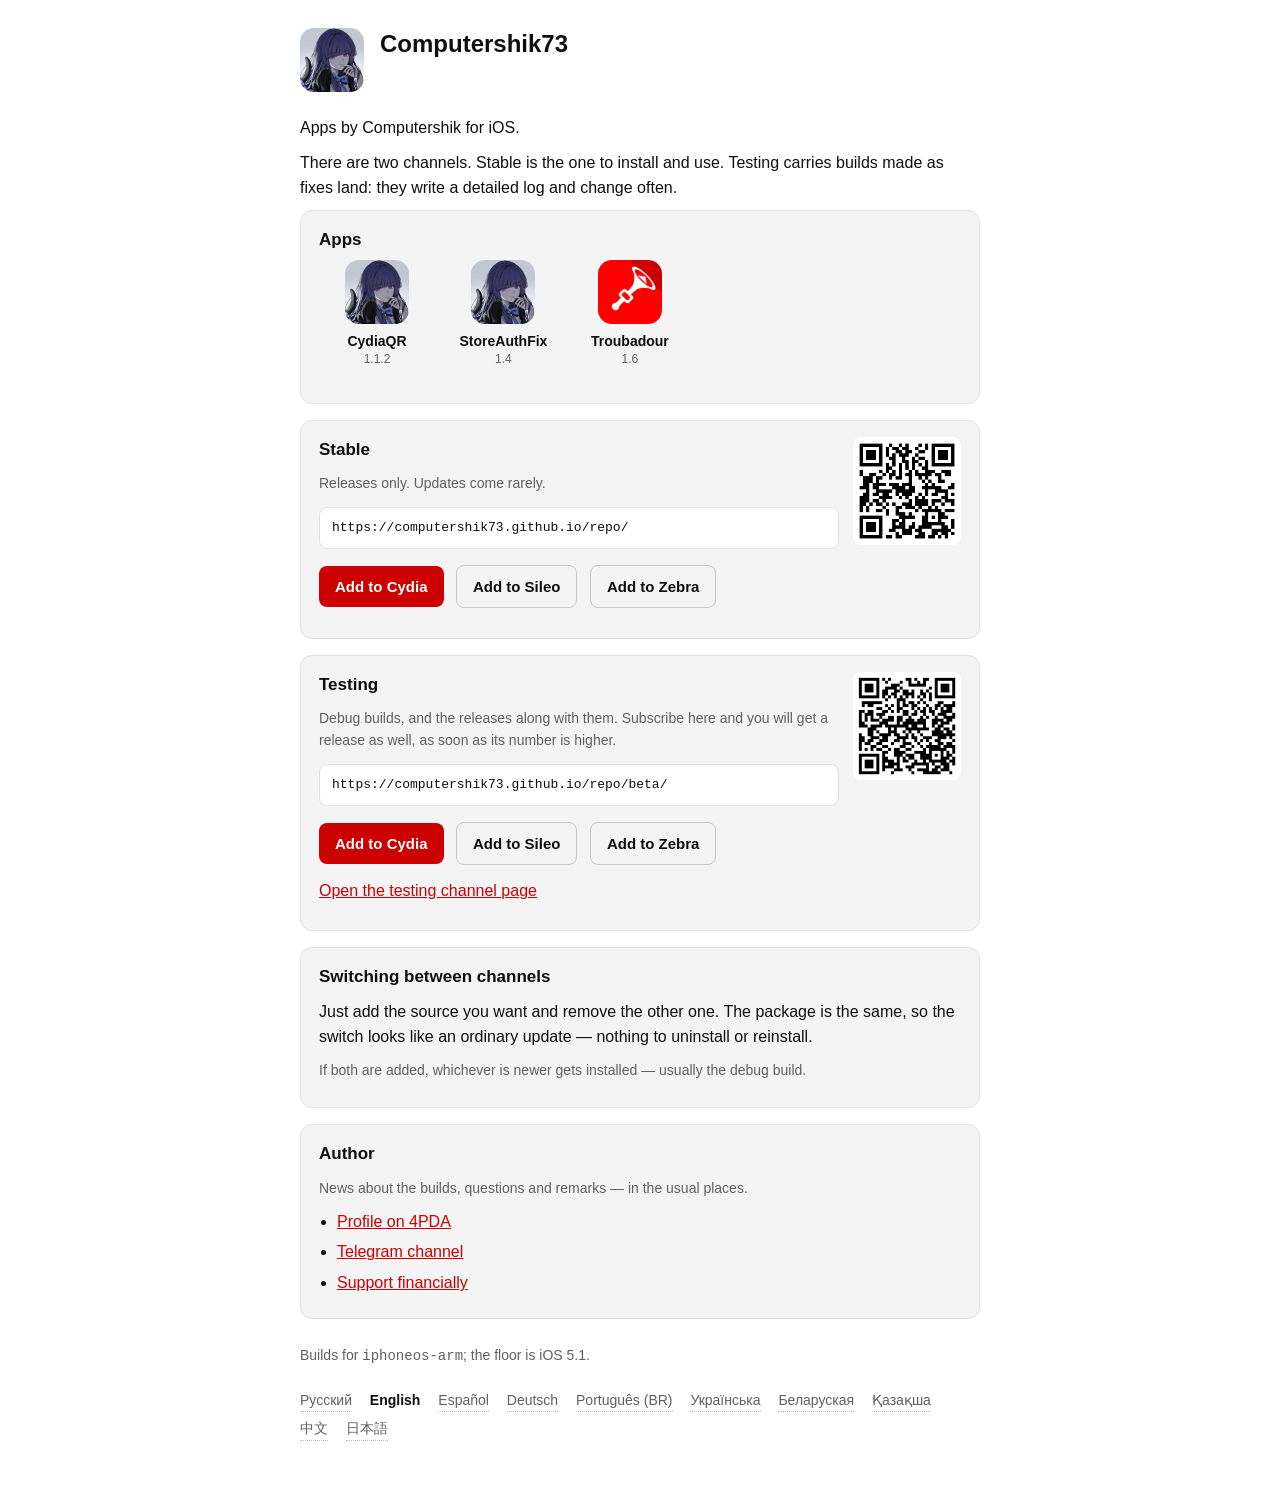
<file: index.html>
<!DOCTYPE html>
<html lang="ru">
<head>
<meta charset="utf-8">
<meta name="viewport" content="width=device-width, initial-scale=1">
<title>Источник Computershik73 для Cydia, Sileo и Zebra</title>
<!--
    Вёрстка нарочно старая.

    Страницу открывают с того же устройства, на которое ставят пакет,
    а это iOS 5 и её Safari. Он не знает ни переменных CSS, ни флексов,
    ни `gap`, ни `prefers-color-scheme`. Здесь ничего этого и нет: цвета
    числами, отступы в точках, обтекание и `inline-block` — всё родом
    из того же времени, что и само устройство.

    Тёмная тема идёт отдельным блоком в конце: старый браузер условия
    не понимает и просто пропускает его, оставаясь на светлой.
-->
<link rel="stylesheet" href="style.css">
</head>
<body data-i18n-title="title_index">
<div class="wrap">

<div class="head">
    <img src="CydiaIcon.png" alt="">
    <div class="who">
        <h1>Computershik73</h1>
    </div>
</div>

<p data-i18n="intro1">Приложения от Computershik для iOS.</p>

<p data-i18n="intro2">Каналов два. Стабильный — то, чем можно пользоваться. Канал
испытаний — сборки по мере правок: они пишут подробный журнал
и меняются часто.</p>

<div class="card">
    <h2 data-i18n="apps_h">Приложения</h2>
<!-- apps:start -->
<div class="grid">
    <a class="app" href="apps/ru.computershik.cydiaqr/">
        <img src="CydiaIcon.png" alt="">
        <span class="name">CydiaQR</span>
        <span class="ver">1.1.2</span>
    </a>
    <a class="app" href="apps/ru.computershik.storeauthfix/">
        <img src="CydiaIcon.png" alt="">
        <span class="name">StoreAuthFix</span>
        <span class="ver">1.4</span>
    </a>
    <a class="app" href="apps/ru.computershik.troubadour/">
        <img src="icons/ru.computershik.troubadour.png" alt="">
        <span class="name">Troubadour</span>
        <span class="ver">1.6</span>
    </a>
</div>
<!-- apps:end -->
</div>


<div class="card">
    <img class="qr" src="qr.png" alt="">
    <h2 data-i18n="stable_h">Стабильный</h2>
    <p class="note" data-i18n="stable_note">Только выпуски. Обновления приходят редко.</p>

    <code class="url">https://computershik73.github.io/repo/</code>

    <p>
        <a class="btn" data-i18n="btn_cydia" href="cydia://url/https://cydia.saurik.com/api/share#?source=https://computershik73.github.io/repo/">Добавить в Cydia</a>
        <a class="btn plain" data-i18n="btn_sileo" href="sileo://source/https://computershik73.github.io/repo/">Добавить в Sileo</a>
        <a class="btn plain" data-i18n="btn_zebra" href="zbra://sources/add/https://computershik73.github.io/repo/">Добавить в Zebra</a>
    </p>
</div>

<div class="card">
    <img class="qr" src="beta/qr.png" alt="">
    <h2 data-i18n="beta_h">Испытания</h2>
    <p class="note" data-i18n="beta_note">Отладочные сборки, а вместе с ними и выпуски.
    Подписавшись сюда, выпуск вы тоже увидите — как только его номер
    станет старше.</p>

    <code class="url">https://computershik73.github.io/repo/beta/</code>

    <p>
        <a class="btn" data-i18n="btn_cydia" href="cydia://url/https://cydia.saurik.com/api/share#?source=https://computershik73.github.io/repo/beta/">Добавить в Cydia</a>
        <a class="btn plain" data-i18n="btn_sileo" href="sileo://source/https://computershik73.github.io/repo/beta/">Добавить в Sileo</a>
        <a class="btn plain" data-i18n="btn_zebra" href="zbra://sources/add/https://computershik73.github.io/repo/beta/">Добавить в Zebra</a>
    </p>

    <p><a href="beta/" data-i18n="beta_page">Открыть страницу канала испытаний</a></p>
</div>

<div class="card">
    <h2 data-i18n="switch_h">Как перейти с одного канала на другой</h2>
    <p data-i18n="switch_p1">Достаточно добавить нужный источник и убрать ненужный. Пакет один
    и тот же, поэтому переход выглядит обычным обновлением — ни удалять,
    ни переустанавливать ничего не надо.</p>
    <p class="note" data-i18n="switch_p2">Если добавлены оба, ставиться будет то, что новее, —
    как правило, отладочная сборка.</p>
</div>

<div class="card">
    <h2 data-i18n="author_h">Автор</h2>
    <p class="note" data-i18n="author_note">Новости о сборках, вопросы и замечания — там же,
    где и всегда.</p>

    <ul class="links">
        <li><a href="https://4pda.to/forum/index.php?showuser=4458524" data-i18n="link_4pda">Страница на 4PDA</a></li>
        <li><a href="https://t.me/cmplog" data-i18n="link_tg">Telegram-канал</a></li>
        <li><a href="https://pay.cloudtips.ru/p/83821e32" data-i18n="link_donate">Поддержать финансово</a></li>
    </ul>
</div>

<footer data-i18n="footer">
    Сборки для <code>iphoneos-arm</code>, нижняя граница — iOS 5.1.
</footer>

<div class="langs">
    <a href="?lang=ru" data-lang="ru" class="lang">Русский</a>
    <a href="?lang=en" data-lang="en" class="lang">English</a>
    <a href="?lang=es" data-lang="es" class="lang">Español</a>
    <a href="?lang=de" data-lang="de" class="lang">Deutsch</a>
    <a href="?lang=pt-br" data-lang="pt-br" class="lang">Português (BR)</a>
    <a href="?lang=uk" data-lang="uk" class="lang">Українська</a>
    <a href="?lang=be" data-lang="be" class="lang">Беларуская</a>
    <a href="?lang=kk" data-lang="kk" class="lang">Қазақша</a>
    <a href="?lang=zh" data-lang="zh" class="lang">中文</a>
    <a href="?lang=ja" data-lang="ja" class="lang">日本語</a>
</div>

</div>

<script src="i18n.js"></script>
</body>
</html>
</file>
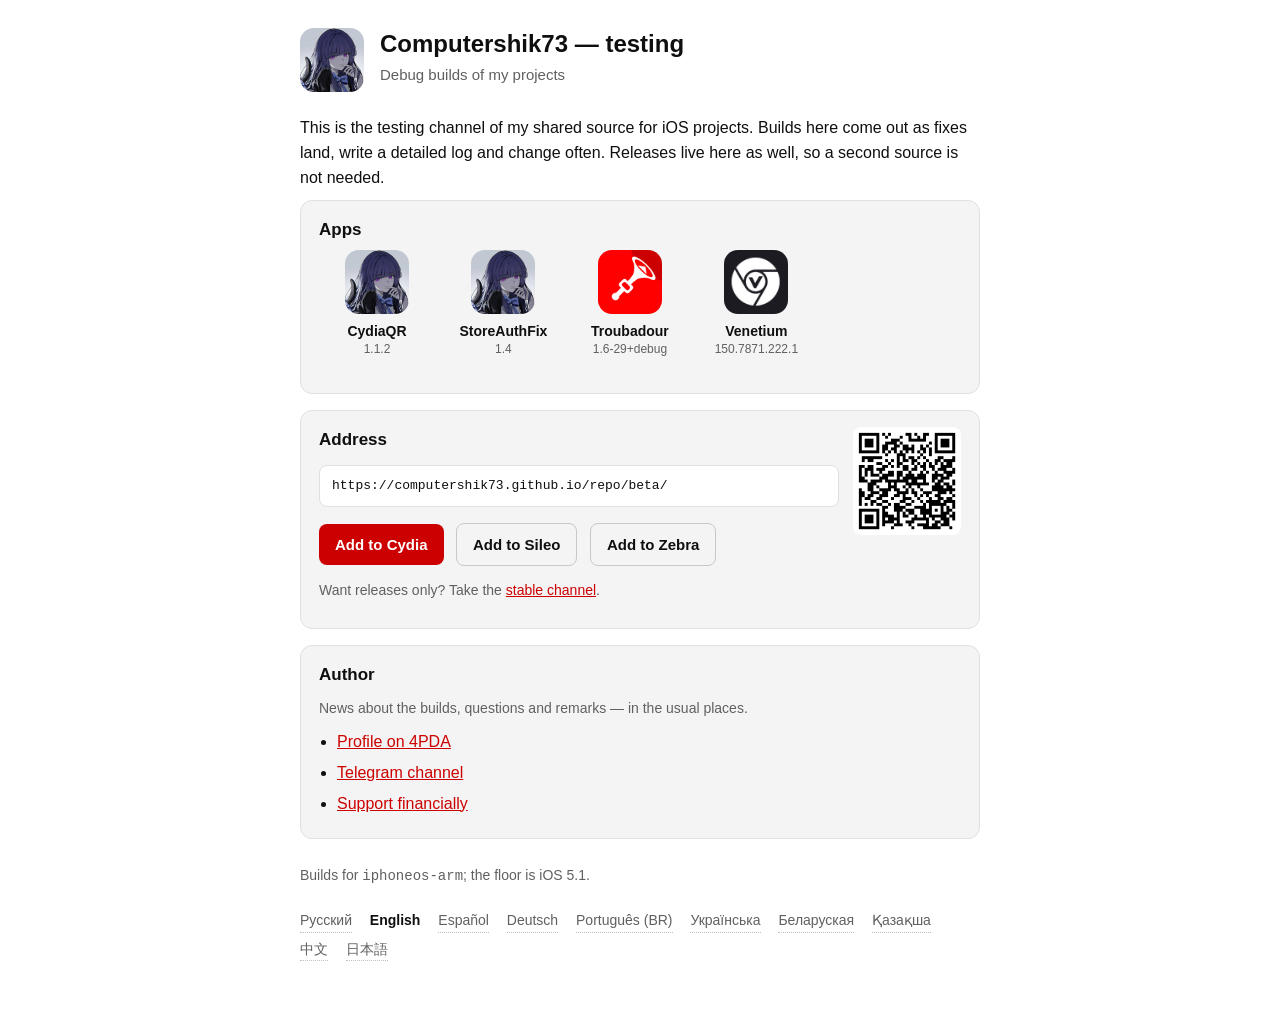
<file: beta/index.html>
<!DOCTYPE html>
<html lang="ru">
<head>
<meta charset="utf-8">
<meta name="viewport" content="width=device-width, initial-scale=1">
<title>Испытания — источник Computershik73</title>
<!--
    Вёрстка та же, что и у главной страницы, и по той же причине:
    её открывают с устройства на iOS 5. Ни переменных CSS, ни флексов,
    ни `gap` — только то, что Safari того времени понимает.
-->
<link rel="stylesheet" href="../style.css">
</head>
<body data-i18n-title="title_beta">
<div class="wrap">

<div class="head">
    <img src="CydiaIcon.png" alt="">
    <div class="who">
        <h1 data-i18n="h1_beta">Computershik73 — испытания</h1>
        <div class="sub" data-i18n="sub_beta">Отладочные сборки моих проектов</div>
    </div>
</div>

<p data-i18n="intro_beta">Это канал испытаний общего источника моих проектов для iOS. Сборки
здесь выходят по мере правок, пишут подробный журнал и меняются часто.
Выпуски лежат тут же, так что второй источник добавлять незачем.</p>

<div class="card">
    <h2 data-i18n="apps_h">Приложения</h2>
<!-- apps:start -->
<div class="grid">
    <a class="app" href="apps/ru.computershik.cydiaqr/">
        <img src="CydiaIcon.png" alt="">
        <span class="name">CydiaQR</span>
        <span class="ver">1.1.2</span>
    </a>
    <a class="app" href="apps/ru.computershik.storeauthfix/">
        <img src="CydiaIcon.png" alt="">
        <span class="name">StoreAuthFix</span>
        <span class="ver">1.4</span>
    </a>
    <a class="app" href="apps/ru.computershik.troubadour/">
        <img src="icons/ru.computershik.troubadour.png" alt="">
        <span class="name">Troubadour</span>
        <span class="ver">1.6-29+debug</span>
    </a>
    <a class="app" href="apps/ru.computershik.venetium/">
        <img src="icons/ru.computershik.venetium.png" alt="">
        <span class="name">Venetium</span>
        <span class="ver">150.7871.222.1</span>
    </a>
</div>
<!-- apps:end -->
</div>


<div class="card">
    <img class="qr" src="qr.png" alt="">
    <h2 data-i18n="addr_h">Адрес</h2>

    <code class="url">https://computershik73.github.io/repo/beta/</code>

    <p>
        <a class="btn" data-i18n="btn_cydia" href="cydia://url/https://cydia.saurik.com/api/share#?source=https://computershik73.github.io/repo/beta/">Добавить в Cydia</a>
        <a class="btn plain" data-i18n="btn_sileo" href="sileo://source/https://computershik73.github.io/repo/beta/">Добавить в Sileo</a>
        <a class="btn plain" data-i18n="btn_zebra" href="zbra://sources/add/https://computershik73.github.io/repo/beta/">Добавить в Zebra</a>
    </p>

    <p class="note" data-i18n="beta_back">Нужны только выпуски — возьмите
    <a href="../">стабильный канал</a>.</p>
</div>

<div class="card">
    <h2 data-i18n="author_h">Автор</h2>
    <p class="note" data-i18n="author_note">Новости о сборках, вопросы и замечания — там же,
    где и всегда.</p>

    <ul class="links">
        <li><a href="https://4pda.to/forum/index.php?showuser=4458524" data-i18n="link_4pda">Страница на 4PDA</a></li>
        <li><a href="https://t.me/cmplog" data-i18n="link_tg">Telegram-канал</a></li>
        <li><a href="https://pay.cloudtips.ru/p/83821e32" data-i18n="link_donate">Поддержать финансово</a></li>
    </ul>
</div>

<footer data-i18n="footer">
    Сборки для <code>iphoneos-arm</code>, нижняя граница — iOS 5.1.
</footer>

<div class="langs">
    <a href="?lang=ru" data-lang="ru" class="lang">Русский</a>
    <a href="?lang=en" data-lang="en" class="lang">English</a>
    <a href="?lang=es" data-lang="es" class="lang">Español</a>
    <a href="?lang=de" data-lang="de" class="lang">Deutsch</a>
    <a href="?lang=pt-br" data-lang="pt-br" class="lang">Português (BR)</a>
    <a href="?lang=uk" data-lang="uk" class="lang">Українська</a>
    <a href="?lang=be" data-lang="be" class="lang">Беларуская</a>
    <a href="?lang=kk" data-lang="kk" class="lang">Қазақша</a>
    <a href="?lang=zh" data-lang="zh" class="lang">中文</a>
    <a href="?lang=ja" data-lang="ja" class="lang">日本語</a>
</div>

</div>

<script src="../i18n.js"></script>
</body>
</html>
</file>
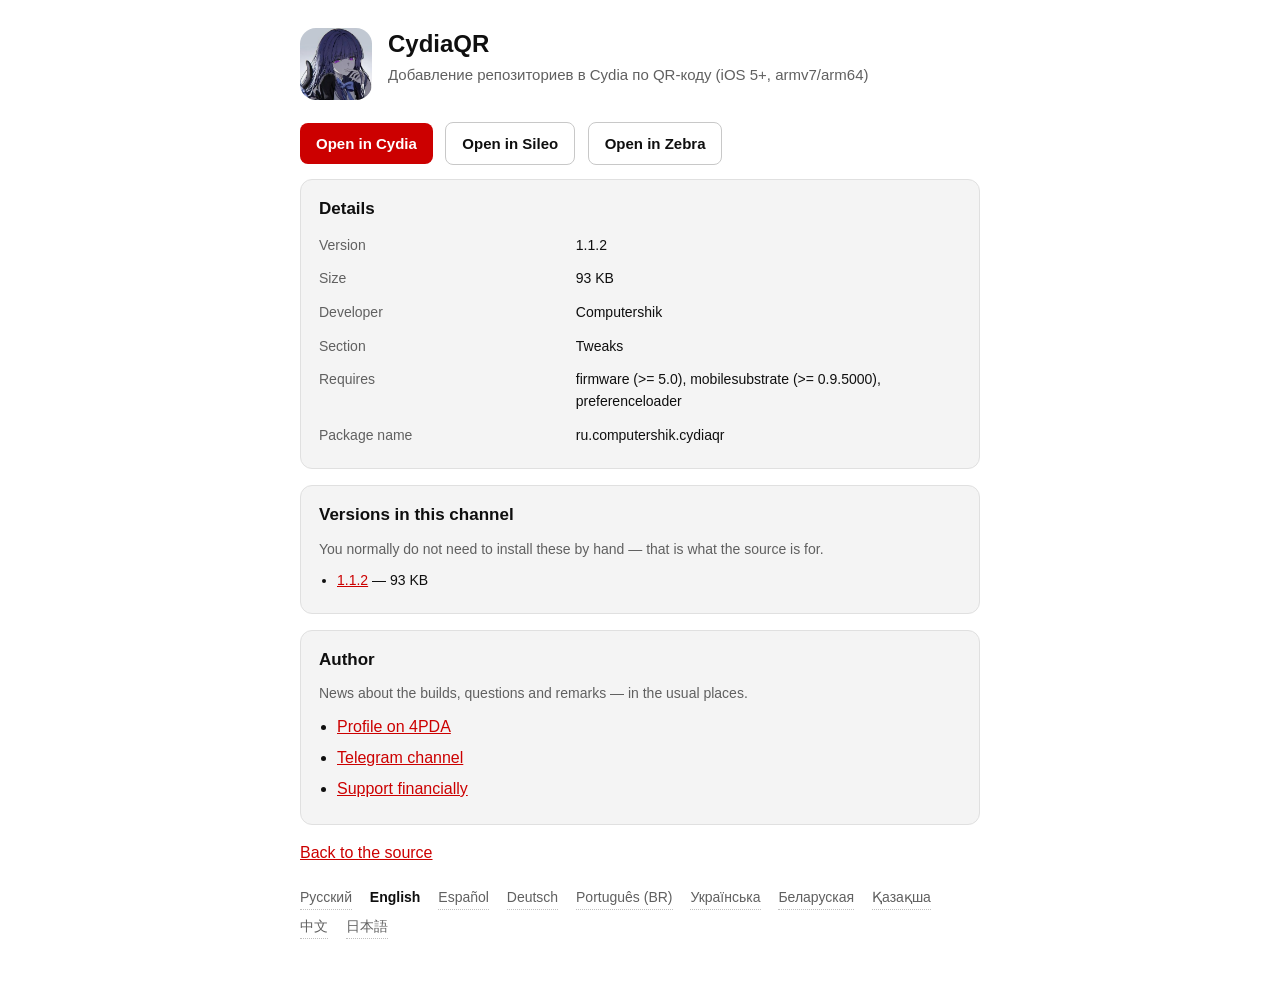
<file: apps/ru.computershik.cydiaqr/index.html>
<!DOCTYPE html>
<html lang="ru">
<head>
<meta charset="utf-8">
<meta name="viewport" content="width=device-width, initial-scale=1">
<title>CydiaQR — Computershik73</title>
<!--
    Страница собрана `tools/build_repo.py` по содержимому источника.
    Править её руками незачем: следующая пересборка перепишет.
-->
<link rel="stylesheet" href="../../style.css">
</head>
<body>
<div class="wrap">

<div class="app-head">
    <img src="../../CydiaIcon.png" alt="">
    <div class="who">
        <h1>CydiaQR</h1>
        <div class="sub">Добавление репозиториев в Cydia по QR-коду (iOS 5+, armv7/arm64)</div>
    </div>
</div>

<p>
    <a class="btn" href="cydia://package/ru.computershik.cydiaqr" data-i18n="app_open_cydia">Открыть в Cydia</a>
    <a class="btn plain" href="sileo://package/ru.computershik.cydiaqr" data-i18n="app_open_sileo">Открыть в Sileo</a>
    <a class="btn plain" href="zbra://packages/ru.computershik.cydiaqr" data-i18n="app_open_zebra">Открыть в Zebra</a>
</p>

<div class="card">
    <h2 data-i18n="app_facts_h">Сведения</h2>
    <table class="facts">
        <tr><th data-i18n="app_version">Версия</th><td>1.1.2</td></tr>
        <tr><th data-i18n="app_size">Размер</th><td>93 KB</td></tr>
        <tr><th data-i18n="app_author">Разработчик</th><td>Computershik</td></tr>
        <tr><th data-i18n="app_section">Раздел</th><td>Tweaks</td></tr>
        <tr><th data-i18n="app_depends">Зависимости</th><td>firmware (&gt;= 5.0), mobilesubstrate (&gt;= 0.9.5000), preferenceloader</td></tr>
        <tr><th data-i18n="app_id">Имя пакета</th><td>ru.computershik.cydiaqr</td></tr>
    </table>
</div>

<div class="card">
    <h2 data-i18n="app_versions_h">Версии в этом канале</h2>
    <p class="note" data-i18n="app_versions_note">Ставить их вручную обычно не нужно — за этим и нужен источник.</p>
    <ul class="olds">
        <li><a href="../../debs/ru.computershik.cydiaqr_1.1.2_iphoneos-arm.deb">1.1.2</a> — 93 KB</li>
    </ul>
</div>

<div class="card">
    <h2 data-i18n="author_h">Автор</h2>
    <p class="note" data-i18n="author_note">Новости о сборках, вопросы и замечания — там же, где и всегда.</p>

    <ul class="links">
        <li><a href="https://4pda.to/forum/index.php?showuser=4458524" data-i18n="link_4pda">Страница на 4PDA</a></li>
        <li><a href="https://t.me/cmplog" data-i18n="link_tg">Telegram-канал</a></li>
        <li><a href="https://pay.cloudtips.ru/p/83821e32" data-i18n="link_donate">Поддержать финансово</a></li>
    </ul>
</div>

<p><a href="../../" data-i18n="app_back">Назад к источнику</a></p>

<div class="langs">
    <a href="?lang=ru" data-lang="ru" class="lang">Русский</a>
    <a href="?lang=en" data-lang="en" class="lang">English</a>
    <a href="?lang=es" data-lang="es" class="lang">Español</a>
    <a href="?lang=de" data-lang="de" class="lang">Deutsch</a>
    <a href="?lang=pt-br" data-lang="pt-br" class="lang">Português (BR)</a>
    <a href="?lang=uk" data-lang="uk" class="lang">Українська</a>
    <a href="?lang=be" data-lang="be" class="lang">Беларуская</a>
    <a href="?lang=kk" data-lang="kk" class="lang">Қазақша</a>
    <a href="?lang=zh" data-lang="zh" class="lang">中文</a>
    <a href="?lang=ja" data-lang="ja" class="lang">日本語</a>
</div>

</div>

<script src="../../i18n.js"></script>
</body>
</html>
</file>
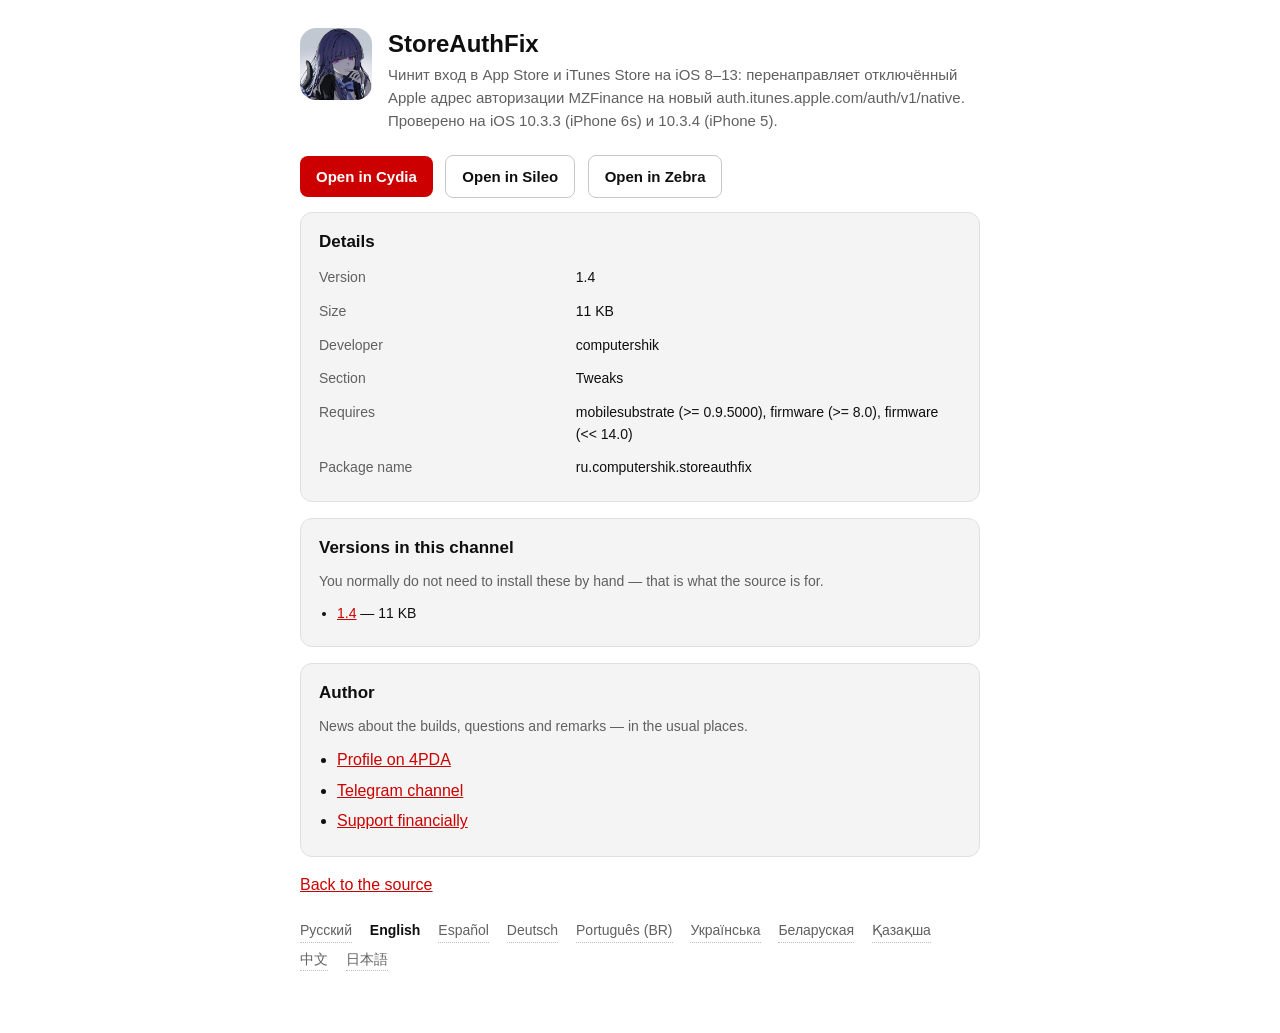
<file: apps/ru.computershik.storeauthfix/index.html>
<!DOCTYPE html>
<html lang="ru">
<head>
<meta charset="utf-8">
<meta name="viewport" content="width=device-width, initial-scale=1">
<title>StoreAuthFix — Computershik73</title>
<!--
    Страница собрана `tools/build_repo.py` по содержимому источника.
    Править её руками незачем: следующая пересборка перепишет.
-->
<link rel="stylesheet" href="../../style.css">
</head>
<body>
<div class="wrap">

<div class="app-head">
    <img src="../../CydiaIcon.png" alt="">
    <div class="who">
        <h1>StoreAuthFix</h1>
        <div class="sub">Чинит вход в App Store и iTunes Store на iOS 8–13: перенаправляет отключённый Apple адрес авторизации MZFinance на новый auth.itunes.apple.com/auth/v1/native. Проверено на iOS 10.3.3 (iPhone 6s) и 10.3.4 (iPhone 5).</div>
    </div>
</div>

<p>
    <a class="btn" href="cydia://package/ru.computershik.storeauthfix" data-i18n="app_open_cydia">Открыть в Cydia</a>
    <a class="btn plain" href="sileo://package/ru.computershik.storeauthfix" data-i18n="app_open_sileo">Открыть в Sileo</a>
    <a class="btn plain" href="zbra://packages/ru.computershik.storeauthfix" data-i18n="app_open_zebra">Открыть в Zebra</a>
</p>

<div class="card">
    <h2 data-i18n="app_facts_h">Сведения</h2>
    <table class="facts">
        <tr><th data-i18n="app_version">Версия</th><td>1.4</td></tr>
        <tr><th data-i18n="app_size">Размер</th><td>11 KB</td></tr>
        <tr><th data-i18n="app_author">Разработчик</th><td>computershik</td></tr>
        <tr><th data-i18n="app_section">Раздел</th><td>Tweaks</td></tr>
        <tr><th data-i18n="app_depends">Зависимости</th><td>mobilesubstrate (&gt;= 0.9.5000), firmware (&gt;= 8.0), firmware (&lt;&lt; 14.0)</td></tr>
        <tr><th data-i18n="app_id">Имя пакета</th><td>ru.computershik.storeauthfix</td></tr>
    </table>
</div>

<div class="card">
    <h2 data-i18n="app_versions_h">Версии в этом канале</h2>
    <p class="note" data-i18n="app_versions_note">Ставить их вручную обычно не нужно — за этим и нужен источник.</p>
    <ul class="olds">
        <li><a href="../../debs/ru.computershik.storeauthfix_1.4_iphoneos-arm.deb">1.4</a> — 11 KB</li>
    </ul>
</div>

<div class="card">
    <h2 data-i18n="author_h">Автор</h2>
    <p class="note" data-i18n="author_note">Новости о сборках, вопросы и замечания — там же, где и всегда.</p>

    <ul class="links">
        <li><a href="https://4pda.to/forum/index.php?showuser=4458524" data-i18n="link_4pda">Страница на 4PDA</a></li>
        <li><a href="https://t.me/cmplog" data-i18n="link_tg">Telegram-канал</a></li>
        <li><a href="https://pay.cloudtips.ru/p/83821e32" data-i18n="link_donate">Поддержать финансово</a></li>
    </ul>
</div>

<p><a href="../../" data-i18n="app_back">Назад к источнику</a></p>

<div class="langs">
    <a href="?lang=ru" data-lang="ru" class="lang">Русский</a>
    <a href="?lang=en" data-lang="en" class="lang">English</a>
    <a href="?lang=es" data-lang="es" class="lang">Español</a>
    <a href="?lang=de" data-lang="de" class="lang">Deutsch</a>
    <a href="?lang=pt-br" data-lang="pt-br" class="lang">Português (BR)</a>
    <a href="?lang=uk" data-lang="uk" class="lang">Українська</a>
    <a href="?lang=be" data-lang="be" class="lang">Беларуская</a>
    <a href="?lang=kk" data-lang="kk" class="lang">Қазақша</a>
    <a href="?lang=zh" data-lang="zh" class="lang">中文</a>
    <a href="?lang=ja" data-lang="ja" class="lang">日本語</a>
</div>

</div>

<script src="../../i18n.js"></script>
</body>
</html>
</file>
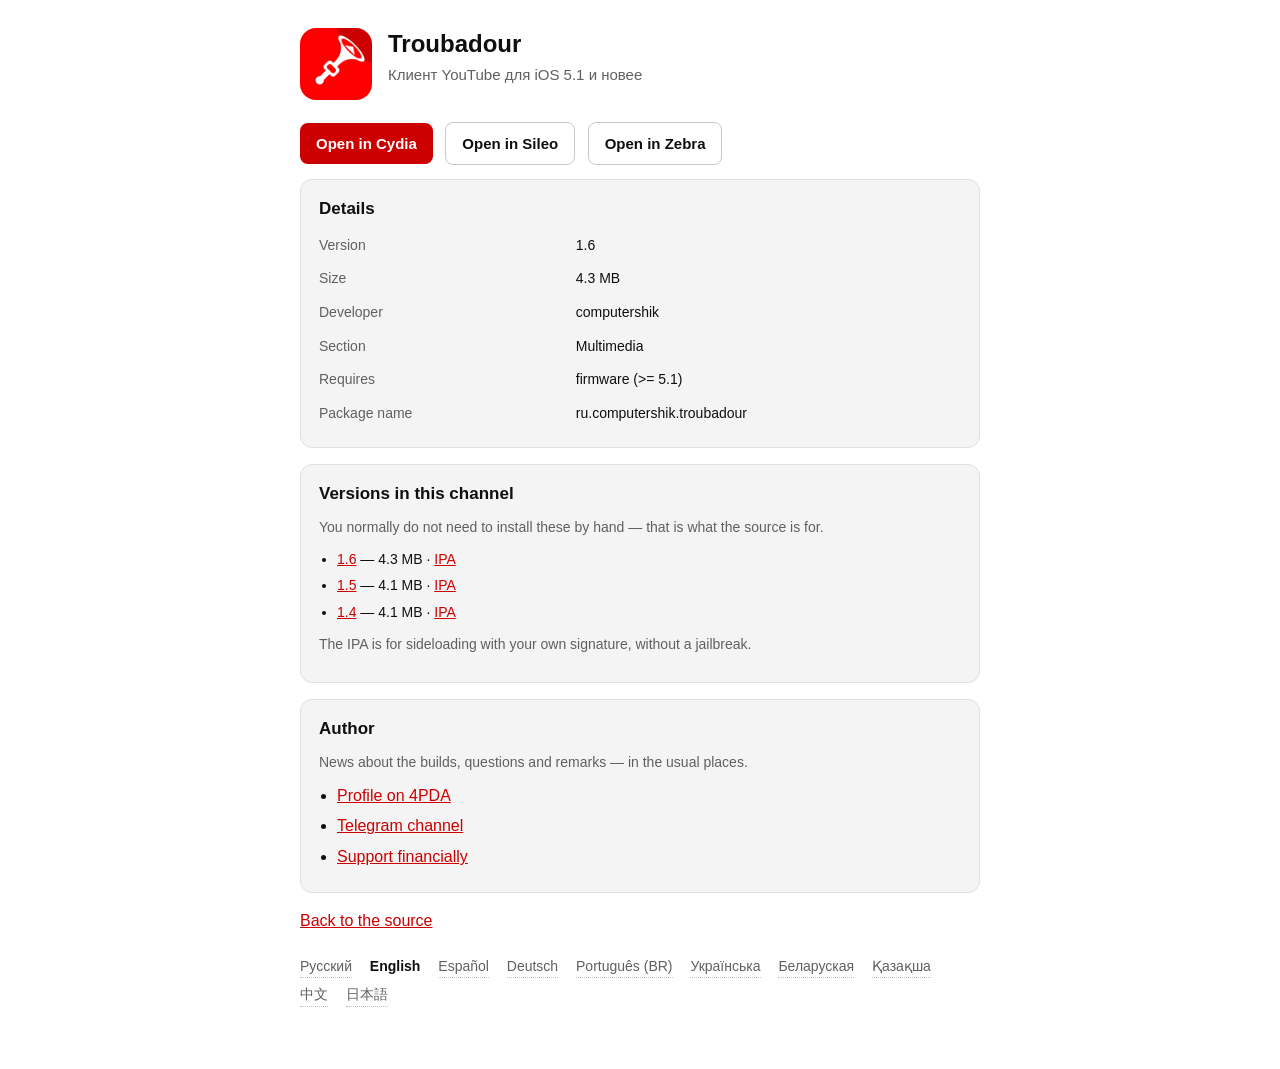
<file: apps/ru.computershik.troubadour/index.html>
<!DOCTYPE html>
<html lang="ru">
<head>
<meta charset="utf-8">
<meta name="viewport" content="width=device-width, initial-scale=1">
<title>Troubadour — Computershik73</title>
<!--
    Страница собрана `tools/build_repo.py` по содержимому источника.
    Править её руками незачем: следующая пересборка перепишет.
-->
<link rel="stylesheet" href="../../style.css">
</head>
<body>
<div class="wrap">

<div class="app-head">
    <img src="../../icons/ru.computershik.troubadour.png" alt="">
    <div class="who">
        <h1>Troubadour</h1>
        <div class="sub">Клиент YouTube для iOS 5.1 и новее</div>
    </div>
</div>

<p>
    <a class="btn" href="cydia://package/ru.computershik.troubadour" data-i18n="app_open_cydia">Открыть в Cydia</a>
    <a class="btn plain" href="sileo://package/ru.computershik.troubadour" data-i18n="app_open_sileo">Открыть в Sileo</a>
    <a class="btn plain" href="zbra://packages/ru.computershik.troubadour" data-i18n="app_open_zebra">Открыть в Zebra</a>
</p>

<div class="card">
    <h2 data-i18n="app_facts_h">Сведения</h2>
    <table class="facts">
        <tr><th data-i18n="app_version">Версия</th><td>1.6</td></tr>
        <tr><th data-i18n="app_size">Размер</th><td>4.3 MB</td></tr>
        <tr><th data-i18n="app_author">Разработчик</th><td>computershik</td></tr>
        <tr><th data-i18n="app_section">Раздел</th><td>Multimedia</td></tr>
        <tr><th data-i18n="app_depends">Зависимости</th><td>firmware (&gt;= 5.1)</td></tr>
        <tr><th data-i18n="app_id">Имя пакета</th><td>ru.computershik.troubadour</td></tr>
    </table>
</div>

<div class="card">
    <h2 data-i18n="app_versions_h">Версии в этом канале</h2>
    <p class="note" data-i18n="app_versions_note">Ставить их вручную обычно не нужно — за этим и нужен источник.</p>
    <ul class="olds">
        <li><a href="../../debs/ru.computershik.troubadour_1.6_iphoneos-arm.deb">1.6</a> — 4.3 MB &middot; <a href="../../ipa/ru.computershik.troubadour_1.6.ipa">IPA</a></li>
        <li><a href="../../debs/ru.computershik.troubadour_1.5_iphoneos-arm.deb">1.5</a> — 4.1 MB &middot; <a href="../../ipa/ru.computershik.troubadour_1.5.ipa">IPA</a></li>
        <li><a href="../../debs/ru.computershik.troubadour_1.4_iphoneos-arm.deb">1.4</a> — 4.1 MB &middot; <a href="../../ipa/ru.computershik.troubadour_1.4.ipa">IPA</a></li>
    </ul>
    <p class="note" data-i18n="app_ipa_note">IPA — для установки своей подписью, без джейлбрейка.</p>
</div>

<div class="card">
    <h2 data-i18n="author_h">Автор</h2>
    <p class="note" data-i18n="author_note">Новости о сборках, вопросы и замечания — там же, где и всегда.</p>

    <ul class="links">
        <li><a href="https://4pda.to/forum/index.php?showuser=4458524" data-i18n="link_4pda">Страница на 4PDA</a></li>
        <li><a href="https://t.me/cmplog" data-i18n="link_tg">Telegram-канал</a></li>
        <li><a href="https://pay.cloudtips.ru/p/83821e32" data-i18n="link_donate">Поддержать финансово</a></li>
    </ul>
</div>

<p><a href="../../" data-i18n="app_back">Назад к источнику</a></p>

<div class="langs">
    <a href="?lang=ru" data-lang="ru" class="lang">Русский</a>
    <a href="?lang=en" data-lang="en" class="lang">English</a>
    <a href="?lang=es" data-lang="es" class="lang">Español</a>
    <a href="?lang=de" data-lang="de" class="lang">Deutsch</a>
    <a href="?lang=pt-br" data-lang="pt-br" class="lang">Português (BR)</a>
    <a href="?lang=uk" data-lang="uk" class="lang">Українська</a>
    <a href="?lang=be" data-lang="be" class="lang">Беларуская</a>
    <a href="?lang=kk" data-lang="kk" class="lang">Қазақша</a>
    <a href="?lang=zh" data-lang="zh" class="lang">中文</a>
    <a href="?lang=ja" data-lang="ja" class="lang">日本語</a>
</div>

</div>

<script src="../../i18n.js"></script>
</body>
</html>
</file>
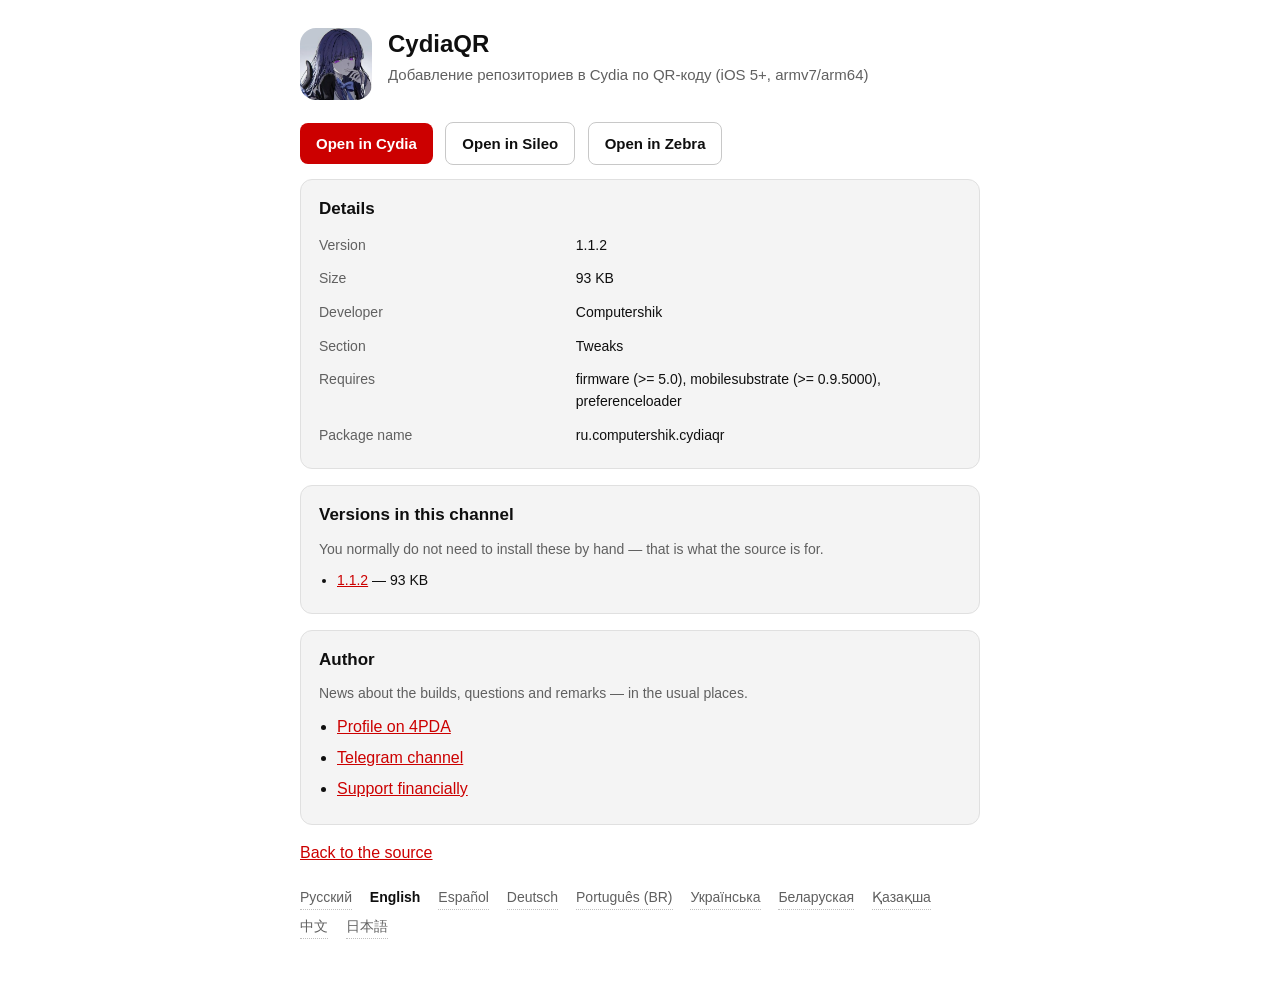
<file: beta/apps/ru.computershik.cydiaqr/index.html>
<!DOCTYPE html>
<html lang="ru">
<head>
<meta charset="utf-8">
<meta name="viewport" content="width=device-width, initial-scale=1">
<title>CydiaQR — Computershik73</title>
<!--
    Страница собрана `tools/build_repo.py` по содержимому источника.
    Править её руками незачем: следующая пересборка перепишет.
-->
<link rel="stylesheet" href="../../../style.css">
</head>
<body>
<div class="wrap">

<div class="app-head">
    <img src="../../CydiaIcon.png" alt="">
    <div class="who">
        <h1>CydiaQR</h1>
        <div class="sub">Добавление репозиториев в Cydia по QR-коду (iOS 5+, armv7/arm64)</div>
    </div>
</div>

<p>
    <a class="btn" href="cydia://package/ru.computershik.cydiaqr" data-i18n="app_open_cydia">Открыть в Cydia</a>
    <a class="btn plain" href="sileo://package/ru.computershik.cydiaqr" data-i18n="app_open_sileo">Открыть в Sileo</a>
    <a class="btn plain" href="zbra://packages/ru.computershik.cydiaqr" data-i18n="app_open_zebra">Открыть в Zebra</a>
</p>

<div class="card">
    <h2 data-i18n="app_facts_h">Сведения</h2>
    <table class="facts">
        <tr><th data-i18n="app_version">Версия</th><td>1.1.2</td></tr>
        <tr><th data-i18n="app_size">Размер</th><td>93 KB</td></tr>
        <tr><th data-i18n="app_author">Разработчик</th><td>Computershik</td></tr>
        <tr><th data-i18n="app_section">Раздел</th><td>Tweaks</td></tr>
        <tr><th data-i18n="app_depends">Зависимости</th><td>firmware (&gt;= 5.0), mobilesubstrate (&gt;= 0.9.5000), preferenceloader</td></tr>
        <tr><th data-i18n="app_id">Имя пакета</th><td>ru.computershik.cydiaqr</td></tr>
    </table>
</div>

<div class="card">
    <h2 data-i18n="app_versions_h">Версии в этом канале</h2>
    <p class="note" data-i18n="app_versions_note">Ставить их вручную обычно не нужно — за этим и нужен источник.</p>
    <ul class="olds">
        <li><a href="../../debs/ru.computershik.cydiaqr_1.1.2_iphoneos-arm.deb">1.1.2</a> — 93 KB</li>
    </ul>
</div>

<div class="card">
    <h2 data-i18n="author_h">Автор</h2>
    <p class="note" data-i18n="author_note">Новости о сборках, вопросы и замечания — там же, где и всегда.</p>

    <ul class="links">
        <li><a href="https://4pda.to/forum/index.php?showuser=4458524" data-i18n="link_4pda">Страница на 4PDA</a></li>
        <li><a href="https://t.me/cmplog" data-i18n="link_tg">Telegram-канал</a></li>
        <li><a href="https://pay.cloudtips.ru/p/83821e32" data-i18n="link_donate">Поддержать финансово</a></li>
    </ul>
</div>

<p><a href="../../" data-i18n="app_back">Назад к источнику</a></p>

<div class="langs">
    <a href="?lang=ru" data-lang="ru" class="lang">Русский</a>
    <a href="?lang=en" data-lang="en" class="lang">English</a>
    <a href="?lang=es" data-lang="es" class="lang">Español</a>
    <a href="?lang=de" data-lang="de" class="lang">Deutsch</a>
    <a href="?lang=pt-br" data-lang="pt-br" class="lang">Português (BR)</a>
    <a href="?lang=uk" data-lang="uk" class="lang">Українська</a>
    <a href="?lang=be" data-lang="be" class="lang">Беларуская</a>
    <a href="?lang=kk" data-lang="kk" class="lang">Қазақша</a>
    <a href="?lang=zh" data-lang="zh" class="lang">中文</a>
    <a href="?lang=ja" data-lang="ja" class="lang">日本語</a>
</div>

</div>

<script src="../../../i18n.js"></script>
</body>
</html>
</file>
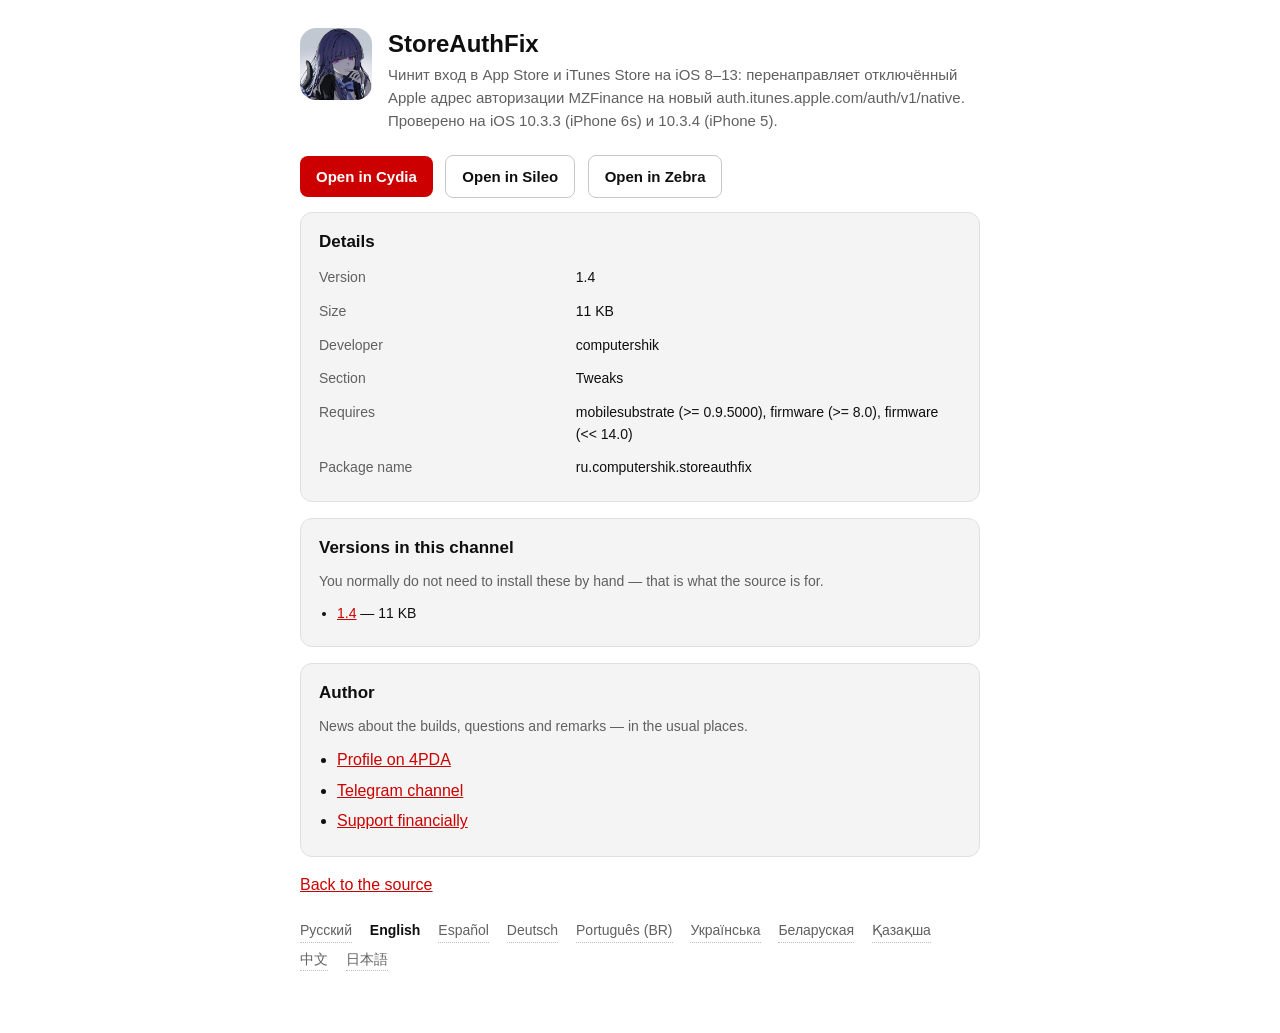
<file: beta/apps/ru.computershik.storeauthfix/index.html>
<!DOCTYPE html>
<html lang="ru">
<head>
<meta charset="utf-8">
<meta name="viewport" content="width=device-width, initial-scale=1">
<title>StoreAuthFix — Computershik73</title>
<!--
    Страница собрана `tools/build_repo.py` по содержимому источника.
    Править её руками незачем: следующая пересборка перепишет.
-->
<link rel="stylesheet" href="../../../style.css">
</head>
<body>
<div class="wrap">

<div class="app-head">
    <img src="../../CydiaIcon.png" alt="">
    <div class="who">
        <h1>StoreAuthFix</h1>
        <div class="sub">Чинит вход в App Store и iTunes Store на iOS 8–13: перенаправляет отключённый Apple адрес авторизации MZFinance на новый auth.itunes.apple.com/auth/v1/native. Проверено на iOS 10.3.3 (iPhone 6s) и 10.3.4 (iPhone 5).</div>
    </div>
</div>

<p>
    <a class="btn" href="cydia://package/ru.computershik.storeauthfix" data-i18n="app_open_cydia">Открыть в Cydia</a>
    <a class="btn plain" href="sileo://package/ru.computershik.storeauthfix" data-i18n="app_open_sileo">Открыть в Sileo</a>
    <a class="btn plain" href="zbra://packages/ru.computershik.storeauthfix" data-i18n="app_open_zebra">Открыть в Zebra</a>
</p>

<div class="card">
    <h2 data-i18n="app_facts_h">Сведения</h2>
    <table class="facts">
        <tr><th data-i18n="app_version">Версия</th><td>1.4</td></tr>
        <tr><th data-i18n="app_size">Размер</th><td>11 KB</td></tr>
        <tr><th data-i18n="app_author">Разработчик</th><td>computershik</td></tr>
        <tr><th data-i18n="app_section">Раздел</th><td>Tweaks</td></tr>
        <tr><th data-i18n="app_depends">Зависимости</th><td>mobilesubstrate (&gt;= 0.9.5000), firmware (&gt;= 8.0), firmware (&lt;&lt; 14.0)</td></tr>
        <tr><th data-i18n="app_id">Имя пакета</th><td>ru.computershik.storeauthfix</td></tr>
    </table>
</div>

<div class="card">
    <h2 data-i18n="app_versions_h">Версии в этом канале</h2>
    <p class="note" data-i18n="app_versions_note">Ставить их вручную обычно не нужно — за этим и нужен источник.</p>
    <ul class="olds">
        <li><a href="../../debs/ru.computershik.storeauthfix_1.4_iphoneos-arm.deb">1.4</a> — 11 KB</li>
    </ul>
</div>

<div class="card">
    <h2 data-i18n="author_h">Автор</h2>
    <p class="note" data-i18n="author_note">Новости о сборках, вопросы и замечания — там же, где и всегда.</p>

    <ul class="links">
        <li><a href="https://4pda.to/forum/index.php?showuser=4458524" data-i18n="link_4pda">Страница на 4PDA</a></li>
        <li><a href="https://t.me/cmplog" data-i18n="link_tg">Telegram-канал</a></li>
        <li><a href="https://pay.cloudtips.ru/p/83821e32" data-i18n="link_donate">Поддержать финансово</a></li>
    </ul>
</div>

<p><a href="../../" data-i18n="app_back">Назад к источнику</a></p>

<div class="langs">
    <a href="?lang=ru" data-lang="ru" class="lang">Русский</a>
    <a href="?lang=en" data-lang="en" class="lang">English</a>
    <a href="?lang=es" data-lang="es" class="lang">Español</a>
    <a href="?lang=de" data-lang="de" class="lang">Deutsch</a>
    <a href="?lang=pt-br" data-lang="pt-br" class="lang">Português (BR)</a>
    <a href="?lang=uk" data-lang="uk" class="lang">Українська</a>
    <a href="?lang=be" data-lang="be" class="lang">Беларуская</a>
    <a href="?lang=kk" data-lang="kk" class="lang">Қазақша</a>
    <a href="?lang=zh" data-lang="zh" class="lang">中文</a>
    <a href="?lang=ja" data-lang="ja" class="lang">日本語</a>
</div>

</div>

<script src="../../../i18n.js"></script>
</body>
</html>
</file>
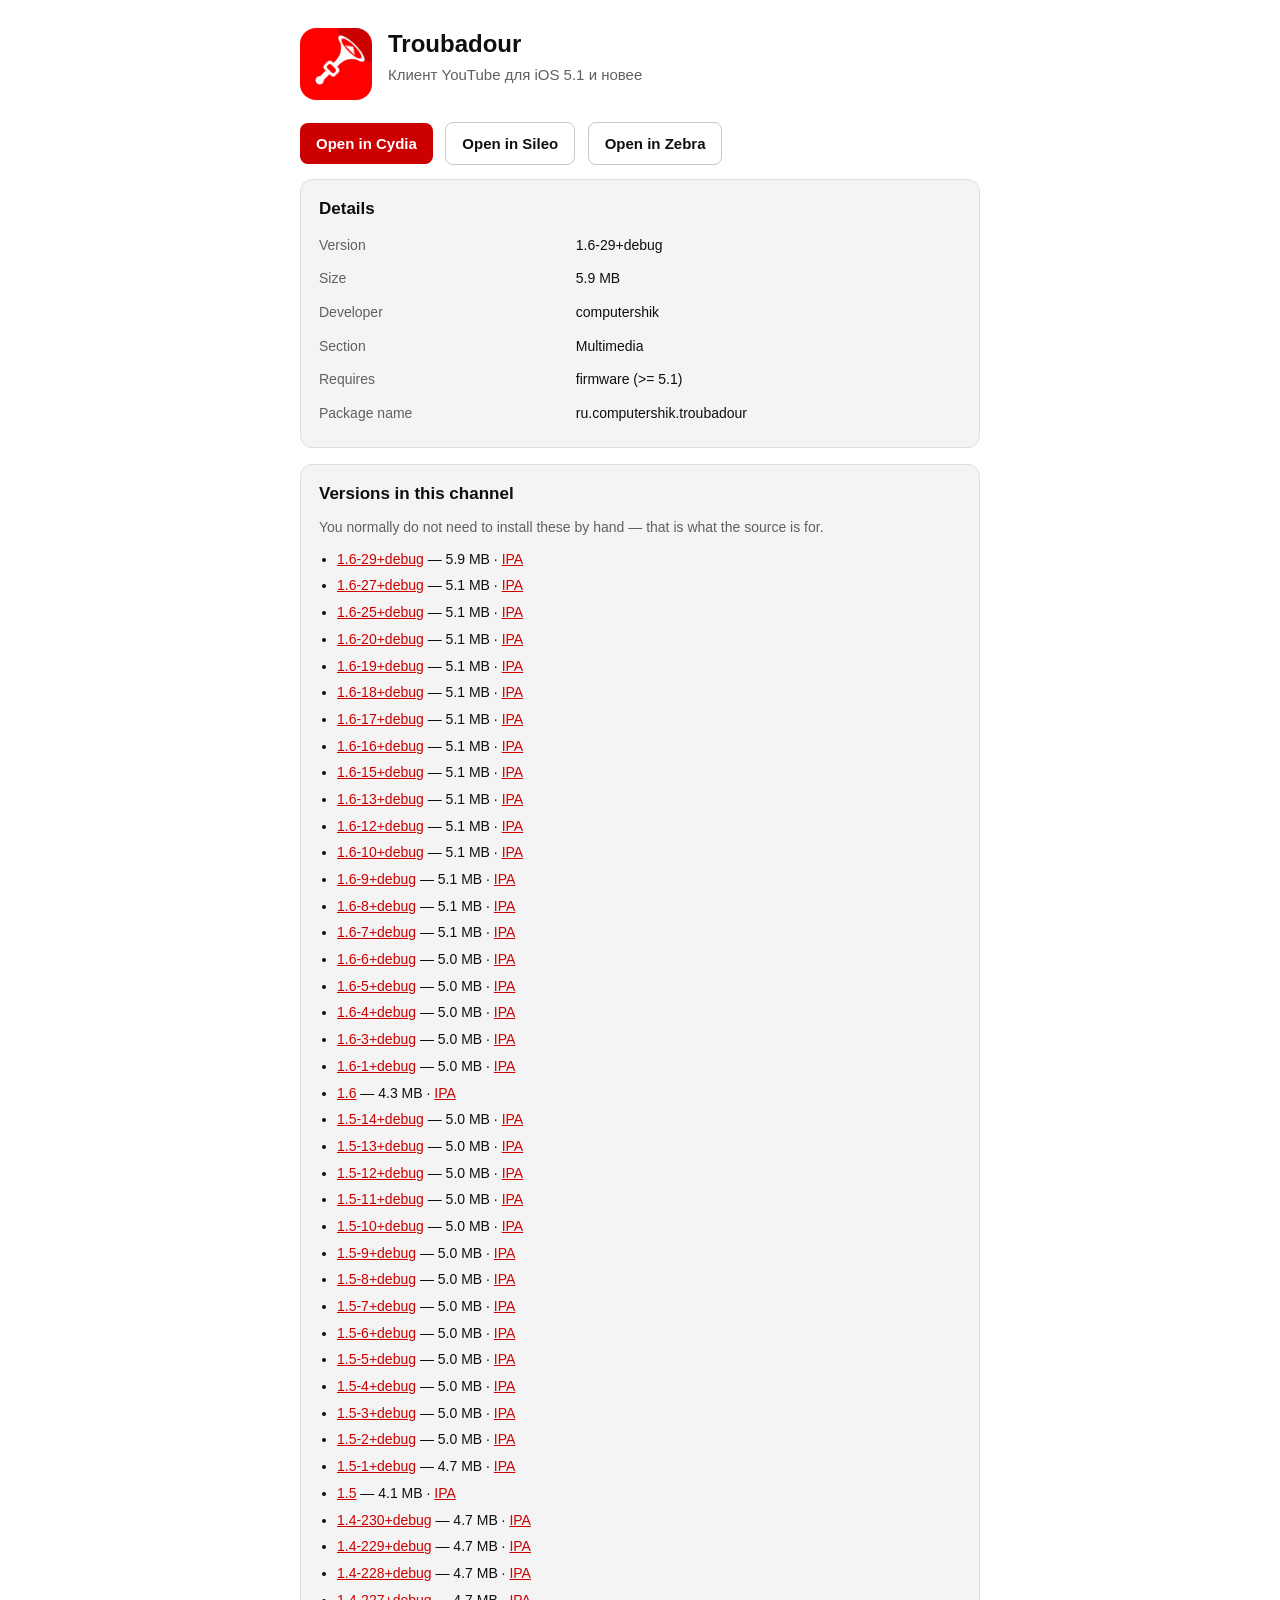
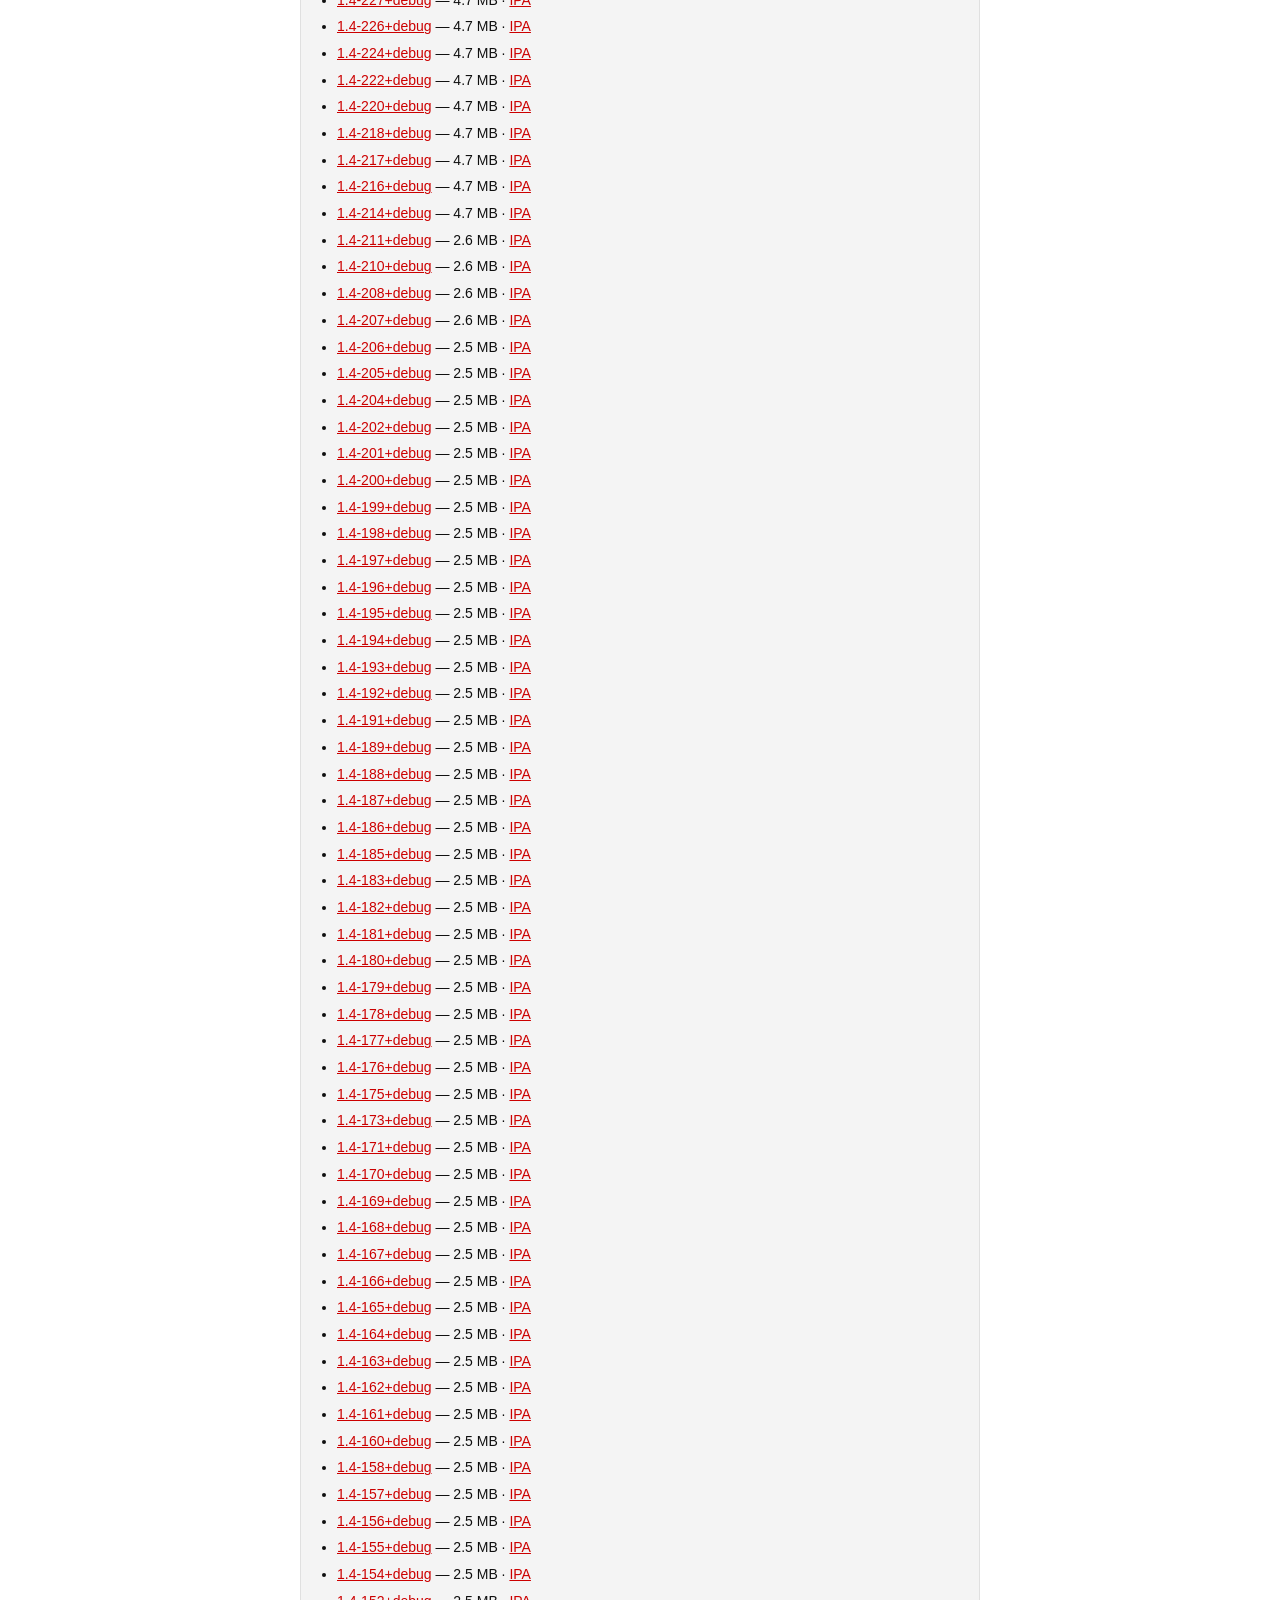
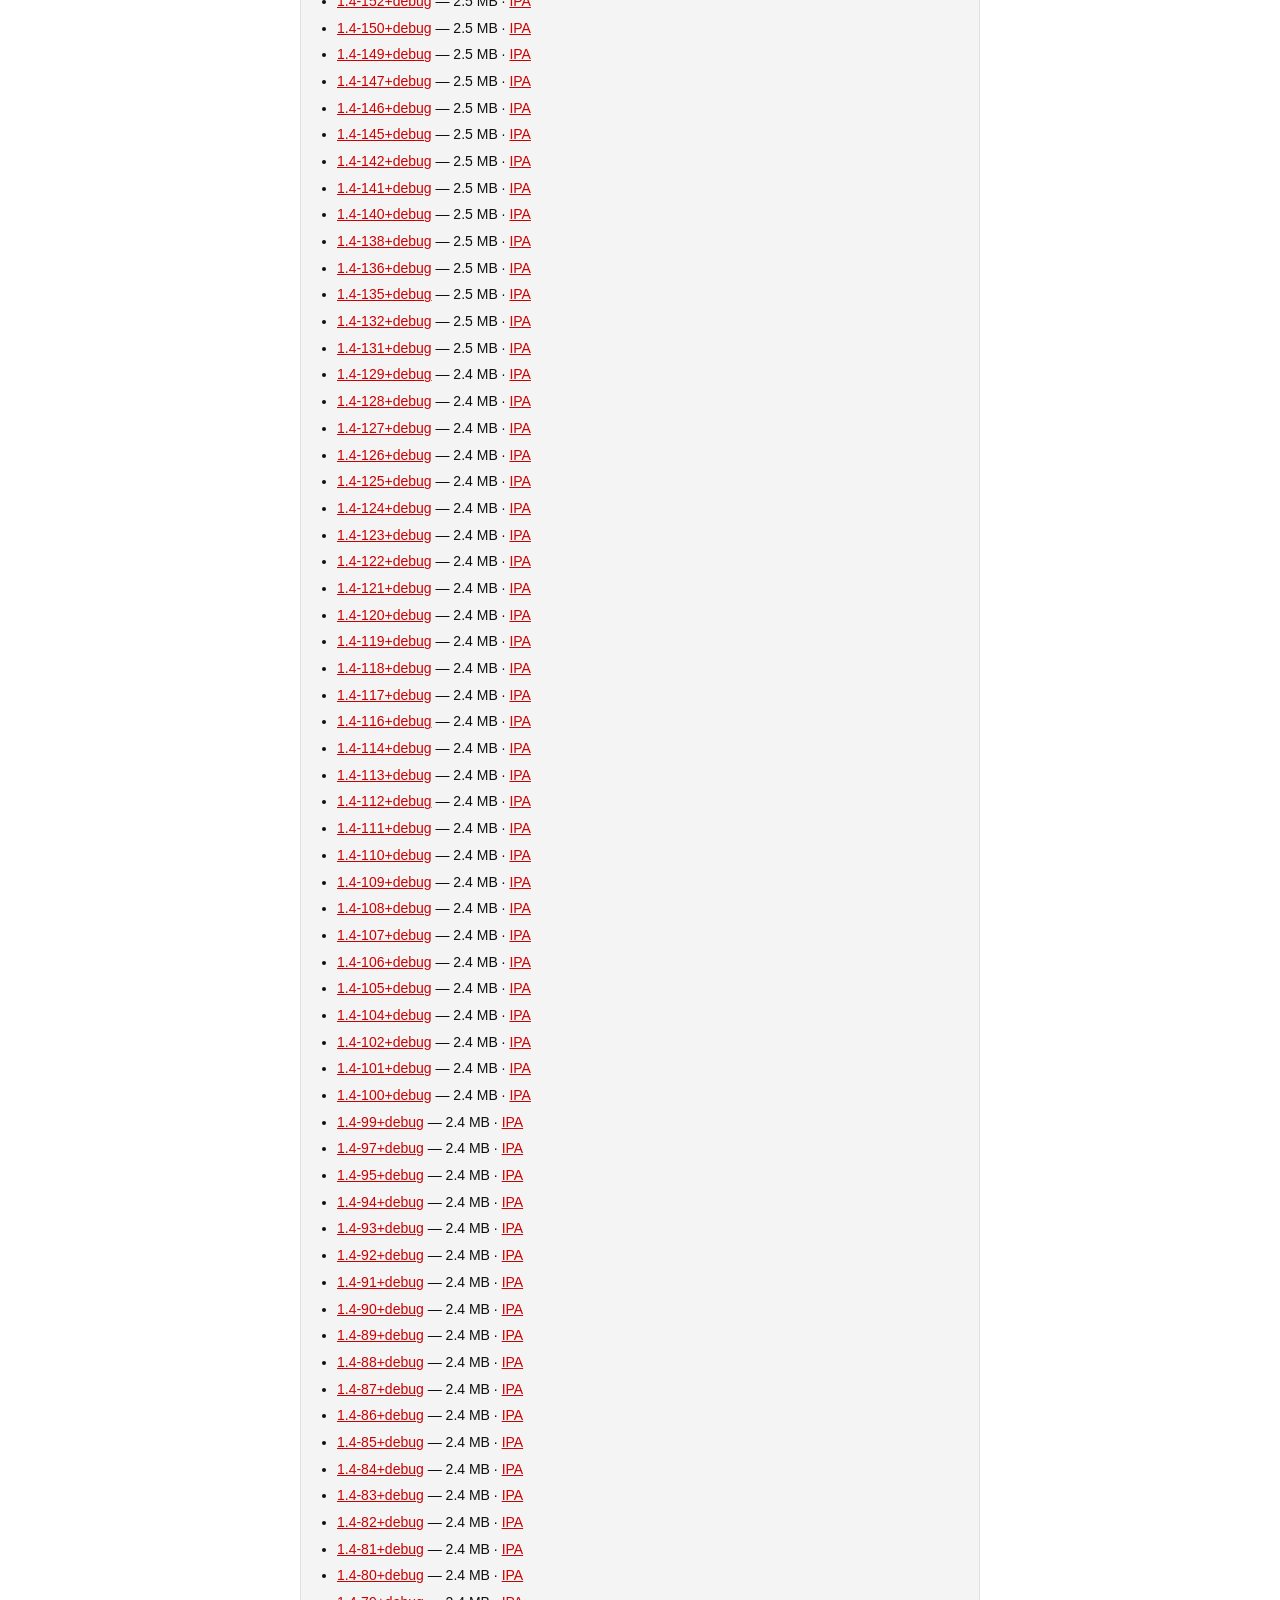
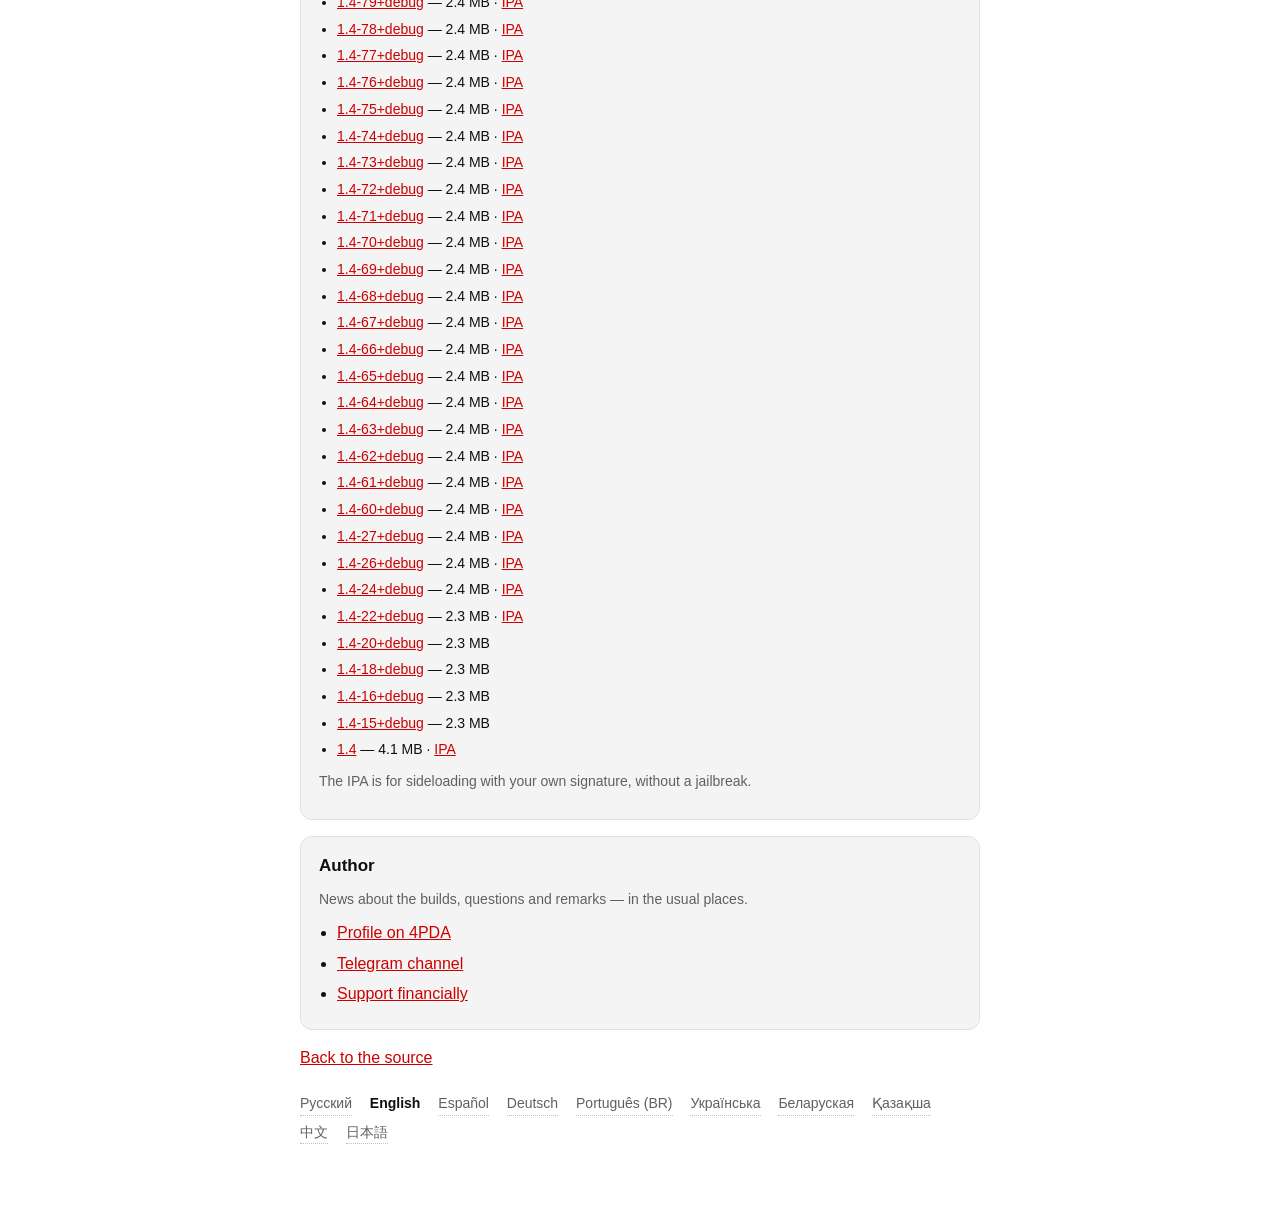
<file: beta/apps/ru.computershik.troubadour/index.html>
<!DOCTYPE html>
<html lang="ru">
<head>
<meta charset="utf-8">
<meta name="viewport" content="width=device-width, initial-scale=1">
<title>Troubadour — Computershik73</title>
<!--
    Страница собрана `tools/build_repo.py` по содержимому источника.
    Править её руками незачем: следующая пересборка перепишет.
-->
<link rel="stylesheet" href="../../../style.css">
</head>
<body>
<div class="wrap">

<div class="app-head">
    <img src="../../icons/ru.computershik.troubadour.png" alt="">
    <div class="who">
        <h1>Troubadour</h1>
        <div class="sub">Клиент YouTube для iOS 5.1 и новее</div>
    </div>
</div>

<p>
    <a class="btn" href="cydia://package/ru.computershik.troubadour" data-i18n="app_open_cydia">Открыть в Cydia</a>
    <a class="btn plain" href="sileo://package/ru.computershik.troubadour" data-i18n="app_open_sileo">Открыть в Sileo</a>
    <a class="btn plain" href="zbra://packages/ru.computershik.troubadour" data-i18n="app_open_zebra">Открыть в Zebra</a>
</p>

<div class="card">
    <h2 data-i18n="app_facts_h">Сведения</h2>
    <table class="facts">
        <tr><th data-i18n="app_version">Версия</th><td>1.6-29+debug</td></tr>
        <tr><th data-i18n="app_size">Размер</th><td>5.9 MB</td></tr>
        <tr><th data-i18n="app_author">Разработчик</th><td>computershik</td></tr>
        <tr><th data-i18n="app_section">Раздел</th><td>Multimedia</td></tr>
        <tr><th data-i18n="app_depends">Зависимости</th><td>firmware (&gt;= 5.1)</td></tr>
        <tr><th data-i18n="app_id">Имя пакета</th><td>ru.computershik.troubadour</td></tr>
    </table>
</div>

<div class="card">
    <h2 data-i18n="app_versions_h">Версии в этом канале</h2>
    <p class="note" data-i18n="app_versions_note">Ставить их вручную обычно не нужно — за этим и нужен источник.</p>
    <ul class="olds">
        <li><a href="../../debs/ru.computershik.troubadour_1.6-29+debug_iphoneos-arm.deb">1.6-29+debug</a> — 5.9 MB &middot; <a href="../../ipa/ru.computershik.troubadour_1.6-29+debug.ipa">IPA</a></li>
        <li><a href="../../debs/ru.computershik.troubadour_1.6-27+debug_iphoneos-arm.deb">1.6-27+debug</a> — 5.1 MB &middot; <a href="../../ipa/ru.computershik.troubadour_1.6-27+debug.ipa">IPA</a></li>
        <li><a href="../../debs/ru.computershik.troubadour_1.6-25+debug_iphoneos-arm.deb">1.6-25+debug</a> — 5.1 MB &middot; <a href="../../ipa/ru.computershik.troubadour_1.6-25+debug.ipa">IPA</a></li>
        <li><a href="../../debs/ru.computershik.troubadour_1.6-20+debug_iphoneos-arm.deb">1.6-20+debug</a> — 5.1 MB &middot; <a href="../../ipa/ru.computershik.troubadour_1.6-20+debug.ipa">IPA</a></li>
        <li><a href="../../debs/ru.computershik.troubadour_1.6-19+debug_iphoneos-arm.deb">1.6-19+debug</a> — 5.1 MB &middot; <a href="../../ipa/ru.computershik.troubadour_1.6-19+debug.ipa">IPA</a></li>
        <li><a href="../../debs/ru.computershik.troubadour_1.6-18+debug_iphoneos-arm.deb">1.6-18+debug</a> — 5.1 MB &middot; <a href="../../ipa/ru.computershik.troubadour_1.6-18+debug.ipa">IPA</a></li>
        <li><a href="../../debs/ru.computershik.troubadour_1.6-17+debug_iphoneos-arm.deb">1.6-17+debug</a> — 5.1 MB &middot; <a href="../../ipa/ru.computershik.troubadour_1.6-17+debug.ipa">IPA</a></li>
        <li><a href="../../debs/ru.computershik.troubadour_1.6-16+debug_iphoneos-arm.deb">1.6-16+debug</a> — 5.1 MB &middot; <a href="../../ipa/ru.computershik.troubadour_1.6-16+debug.ipa">IPA</a></li>
        <li><a href="../../debs/ru.computershik.troubadour_1.6-15+debug_iphoneos-arm.deb">1.6-15+debug</a> — 5.1 MB &middot; <a href="../../ipa/ru.computershik.troubadour_1.6-15+debug.ipa">IPA</a></li>
        <li><a href="../../debs/ru.computershik.troubadour_1.6-13+debug_iphoneos-arm.deb">1.6-13+debug</a> — 5.1 MB &middot; <a href="../../ipa/ru.computershik.troubadour_1.6-13+debug.ipa">IPA</a></li>
        <li><a href="../../debs/ru.computershik.troubadour_1.6-12+debug_iphoneos-arm.deb">1.6-12+debug</a> — 5.1 MB &middot; <a href="../../ipa/ru.computershik.troubadour_1.6-12+debug.ipa">IPA</a></li>
        <li><a href="../../debs/ru.computershik.troubadour_1.6-10+debug_iphoneos-arm.deb">1.6-10+debug</a> — 5.1 MB &middot; <a href="../../ipa/ru.computershik.troubadour_1.6-10+debug.ipa">IPA</a></li>
        <li><a href="../../debs/ru.computershik.troubadour_1.6-9+debug_iphoneos-arm.deb">1.6-9+debug</a> — 5.1 MB &middot; <a href="../../ipa/ru.computershik.troubadour_1.6-9+debug.ipa">IPA</a></li>
        <li><a href="../../debs/ru.computershik.troubadour_1.6-8+debug_iphoneos-arm.deb">1.6-8+debug</a> — 5.1 MB &middot; <a href="../../ipa/ru.computershik.troubadour_1.6-8+debug.ipa">IPA</a></li>
        <li><a href="../../debs/ru.computershik.troubadour_1.6-7+debug_iphoneos-arm.deb">1.6-7+debug</a> — 5.1 MB &middot; <a href="../../ipa/ru.computershik.troubadour_1.6-7+debug.ipa">IPA</a></li>
        <li><a href="../../debs/ru.computershik.troubadour_1.6-6+debug_iphoneos-arm.deb">1.6-6+debug</a> — 5.0 MB &middot; <a href="../../ipa/ru.computershik.troubadour_1.6-6+debug.ipa">IPA</a></li>
        <li><a href="../../debs/ru.computershik.troubadour_1.6-5+debug_iphoneos-arm.deb">1.6-5+debug</a> — 5.0 MB &middot; <a href="../../ipa/ru.computershik.troubadour_1.6-5+debug.ipa">IPA</a></li>
        <li><a href="../../debs/ru.computershik.troubadour_1.6-4+debug_iphoneos-arm.deb">1.6-4+debug</a> — 5.0 MB &middot; <a href="../../ipa/ru.computershik.troubadour_1.6-4+debug.ipa">IPA</a></li>
        <li><a href="../../debs/ru.computershik.troubadour_1.6-3+debug_iphoneos-arm.deb">1.6-3+debug</a> — 5.0 MB &middot; <a href="../../ipa/ru.computershik.troubadour_1.6-3+debug.ipa">IPA</a></li>
        <li><a href="../../debs/ru.computershik.troubadour_1.6-1+debug_iphoneos-arm.deb">1.6-1+debug</a> — 5.0 MB &middot; <a href="../../ipa/ru.computershik.troubadour_1.6-1+debug.ipa">IPA</a></li>
        <li><a href="../../debs/ru.computershik.troubadour_1.6_iphoneos-arm.deb">1.6</a> — 4.3 MB &middot; <a href="../../ipa/ru.computershik.troubadour_1.6.ipa">IPA</a></li>
        <li><a href="../../debs/ru.computershik.troubadour_1.5-14+debug_iphoneos-arm.deb">1.5-14+debug</a> — 5.0 MB &middot; <a href="../../ipa/ru.computershik.troubadour_1.5-14+debug.ipa">IPA</a></li>
        <li><a href="../../debs/ru.computershik.troubadour_1.5-13+debug_iphoneos-arm.deb">1.5-13+debug</a> — 5.0 MB &middot; <a href="../../ipa/ru.computershik.troubadour_1.5-13+debug.ipa">IPA</a></li>
        <li><a href="../../debs/ru.computershik.troubadour_1.5-12+debug_iphoneos-arm.deb">1.5-12+debug</a> — 5.0 MB &middot; <a href="../../ipa/ru.computershik.troubadour_1.5-12+debug.ipa">IPA</a></li>
        <li><a href="../../debs/ru.computershik.troubadour_1.5-11+debug_iphoneos-arm.deb">1.5-11+debug</a> — 5.0 MB &middot; <a href="../../ipa/ru.computershik.troubadour_1.5-11+debug.ipa">IPA</a></li>
        <li><a href="../../debs/ru.computershik.troubadour_1.5-10+debug_iphoneos-arm.deb">1.5-10+debug</a> — 5.0 MB &middot; <a href="../../ipa/ru.computershik.troubadour_1.5-10+debug.ipa">IPA</a></li>
        <li><a href="../../debs/ru.computershik.troubadour_1.5-9+debug_iphoneos-arm.deb">1.5-9+debug</a> — 5.0 MB &middot; <a href="../../ipa/ru.computershik.troubadour_1.5-9+debug.ipa">IPA</a></li>
        <li><a href="../../debs/ru.computershik.troubadour_1.5-8+debug_iphoneos-arm.deb">1.5-8+debug</a> — 5.0 MB &middot; <a href="../../ipa/ru.computershik.troubadour_1.5-8+debug.ipa">IPA</a></li>
        <li><a href="../../debs/ru.computershik.troubadour_1.5-7+debug_iphoneos-arm.deb">1.5-7+debug</a> — 5.0 MB &middot; <a href="../../ipa/ru.computershik.troubadour_1.5-7+debug.ipa">IPA</a></li>
        <li><a href="../../debs/ru.computershik.troubadour_1.5-6+debug_iphoneos-arm.deb">1.5-6+debug</a> — 5.0 MB &middot; <a href="../../ipa/ru.computershik.troubadour_1.5-6+debug.ipa">IPA</a></li>
        <li><a href="../../debs/ru.computershik.troubadour_1.5-5+debug_iphoneos-arm.deb">1.5-5+debug</a> — 5.0 MB &middot; <a href="../../ipa/ru.computershik.troubadour_1.5-5+debug.ipa">IPA</a></li>
        <li><a href="../../debs/ru.computershik.troubadour_1.5-4+debug_iphoneos-arm.deb">1.5-4+debug</a> — 5.0 MB &middot; <a href="../../ipa/ru.computershik.troubadour_1.5-4+debug.ipa">IPA</a></li>
        <li><a href="../../debs/ru.computershik.troubadour_1.5-3+debug_iphoneos-arm.deb">1.5-3+debug</a> — 5.0 MB &middot; <a href="../../ipa/ru.computershik.troubadour_1.5-3+debug.ipa">IPA</a></li>
        <li><a href="../../debs/ru.computershik.troubadour_1.5-2+debug_iphoneos-arm.deb">1.5-2+debug</a> — 5.0 MB &middot; <a href="../../ipa/ru.computershik.troubadour_1.5-2+debug.ipa">IPA</a></li>
        <li><a href="../../debs/ru.computershik.troubadour_1.5-1+debug_iphoneos-arm.deb">1.5-1+debug</a> — 4.7 MB &middot; <a href="../../ipa/ru.computershik.troubadour_1.5-1+debug.ipa">IPA</a></li>
        <li><a href="../../debs/ru.computershik.troubadour_1.5_iphoneos-arm.deb">1.5</a> — 4.1 MB &middot; <a href="../../ipa/ru.computershik.troubadour_1.5.ipa">IPA</a></li>
        <li><a href="../../debs/ru.computershik.troubadour_1.4-230+debug_iphoneos-arm.deb">1.4-230+debug</a> — 4.7 MB &middot; <a href="../../ipa/ru.computershik.troubadour_1.4-230+debug.ipa">IPA</a></li>
        <li><a href="../../debs/ru.computershik.troubadour_1.4-229+debug_iphoneos-arm.deb">1.4-229+debug</a> — 4.7 MB &middot; <a href="../../ipa/ru.computershik.troubadour_1.4-229+debug.ipa">IPA</a></li>
        <li><a href="../../debs/ru.computershik.troubadour_1.4-228+debug_iphoneos-arm.deb">1.4-228+debug</a> — 4.7 MB &middot; <a href="../../ipa/ru.computershik.troubadour_1.4-228+debug.ipa">IPA</a></li>
        <li><a href="../../debs/ru.computershik.troubadour_1.4-227+debug_iphoneos-arm.deb">1.4-227+debug</a> — 4.7 MB &middot; <a href="../../ipa/ru.computershik.troubadour_1.4-227+debug.ipa">IPA</a></li>
        <li><a href="../../debs/ru.computershik.troubadour_1.4-226+debug_iphoneos-arm.deb">1.4-226+debug</a> — 4.7 MB &middot; <a href="../../ipa/ru.computershik.troubadour_1.4-226+debug.ipa">IPA</a></li>
        <li><a href="../../debs/ru.computershik.troubadour_1.4-224+debug_iphoneos-arm.deb">1.4-224+debug</a> — 4.7 MB &middot; <a href="../../ipa/ru.computershik.troubadour_1.4-224+debug.ipa">IPA</a></li>
        <li><a href="../../debs/ru.computershik.troubadour_1.4-222+debug_iphoneos-arm.deb">1.4-222+debug</a> — 4.7 MB &middot; <a href="../../ipa/ru.computershik.troubadour_1.4-222+debug.ipa">IPA</a></li>
        <li><a href="../../debs/ru.computershik.troubadour_1.4-220+debug_iphoneos-arm.deb">1.4-220+debug</a> — 4.7 MB &middot; <a href="../../ipa/ru.computershik.troubadour_1.4-220+debug.ipa">IPA</a></li>
        <li><a href="../../debs/ru.computershik.troubadour_1.4-218+debug_iphoneos-arm.deb">1.4-218+debug</a> — 4.7 MB &middot; <a href="../../ipa/ru.computershik.troubadour_1.4-218+debug.ipa">IPA</a></li>
        <li><a href="../../debs/ru.computershik.troubadour_1.4-217+debug_iphoneos-arm.deb">1.4-217+debug</a> — 4.7 MB &middot; <a href="../../ipa/ru.computershik.troubadour_1.4-217+debug.ipa">IPA</a></li>
        <li><a href="../../debs/ru.computershik.troubadour_1.4-216+debug_iphoneos-arm.deb">1.4-216+debug</a> — 4.7 MB &middot; <a href="../../ipa/ru.computershik.troubadour_1.4-216+debug.ipa">IPA</a></li>
        <li><a href="../../debs/ru.computershik.troubadour_1.4-214+debug_iphoneos-arm.deb">1.4-214+debug</a> — 4.7 MB &middot; <a href="../../ipa/ru.computershik.troubadour_1.4-214+debug.ipa">IPA</a></li>
        <li><a href="../../debs/ru.computershik.troubadour_1.4-211+debug_iphoneos-arm.deb">1.4-211+debug</a> — 2.6 MB &middot; <a href="../../ipa/ru.computershik.troubadour_1.4-211+debug.ipa">IPA</a></li>
        <li><a href="../../debs/ru.computershik.troubadour_1.4-210+debug_iphoneos-arm.deb">1.4-210+debug</a> — 2.6 MB &middot; <a href="../../ipa/ru.computershik.troubadour_1.4-210+debug.ipa">IPA</a></li>
        <li><a href="../../debs/ru.computershik.troubadour_1.4-208+debug_iphoneos-arm.deb">1.4-208+debug</a> — 2.6 MB &middot; <a href="../../ipa/ru.computershik.troubadour_1.4-208+debug.ipa">IPA</a></li>
        <li><a href="../../debs/ru.computershik.troubadour_1.4-207+debug_iphoneos-arm.deb">1.4-207+debug</a> — 2.6 MB &middot; <a href="../../ipa/ru.computershik.troubadour_1.4-207+debug.ipa">IPA</a></li>
        <li><a href="../../debs/ru.computershik.troubadour_1.4-206+debug_iphoneos-arm.deb">1.4-206+debug</a> — 2.5 MB &middot; <a href="../../ipa/ru.computershik.troubadour_1.4-206+debug.ipa">IPA</a></li>
        <li><a href="../../debs/ru.computershik.troubadour_1.4-205+debug_iphoneos-arm.deb">1.4-205+debug</a> — 2.5 MB &middot; <a href="../../ipa/ru.computershik.troubadour_1.4-205+debug.ipa">IPA</a></li>
        <li><a href="../../debs/ru.computershik.troubadour_1.4-204+debug_iphoneos-arm.deb">1.4-204+debug</a> — 2.5 MB &middot; <a href="../../ipa/ru.computershik.troubadour_1.4-204+debug.ipa">IPA</a></li>
        <li><a href="../../debs/ru.computershik.troubadour_1.4-202+debug_iphoneos-arm.deb">1.4-202+debug</a> — 2.5 MB &middot; <a href="../../ipa/ru.computershik.troubadour_1.4-202+debug.ipa">IPA</a></li>
        <li><a href="../../debs/ru.computershik.troubadour_1.4-201+debug_iphoneos-arm.deb">1.4-201+debug</a> — 2.5 MB &middot; <a href="../../ipa/ru.computershik.troubadour_1.4-201+debug.ipa">IPA</a></li>
        <li><a href="../../debs/ru.computershik.troubadour_1.4-200+debug_iphoneos-arm.deb">1.4-200+debug</a> — 2.5 MB &middot; <a href="../../ipa/ru.computershik.troubadour_1.4-200+debug.ipa">IPA</a></li>
        <li><a href="../../debs/ru.computershik.troubadour_1.4-199+debug_iphoneos-arm.deb">1.4-199+debug</a> — 2.5 MB &middot; <a href="../../ipa/ru.computershik.troubadour_1.4-199+debug.ipa">IPA</a></li>
        <li><a href="../../debs/ru.computershik.troubadour_1.4-198+debug_iphoneos-arm.deb">1.4-198+debug</a> — 2.5 MB &middot; <a href="../../ipa/ru.computershik.troubadour_1.4-198+debug.ipa">IPA</a></li>
        <li><a href="../../debs/ru.computershik.troubadour_1.4-197+debug_iphoneos-arm.deb">1.4-197+debug</a> — 2.5 MB &middot; <a href="../../ipa/ru.computershik.troubadour_1.4-197+debug.ipa">IPA</a></li>
        <li><a href="../../debs/ru.computershik.troubadour_1.4-196+debug_iphoneos-arm.deb">1.4-196+debug</a> — 2.5 MB &middot; <a href="../../ipa/ru.computershik.troubadour_1.4-196+debug.ipa">IPA</a></li>
        <li><a href="../../debs/ru.computershik.troubadour_1.4-195+debug_iphoneos-arm.deb">1.4-195+debug</a> — 2.5 MB &middot; <a href="../../ipa/ru.computershik.troubadour_1.4-195+debug.ipa">IPA</a></li>
        <li><a href="../../debs/ru.computershik.troubadour_1.4-194+debug_iphoneos-arm.deb">1.4-194+debug</a> — 2.5 MB &middot; <a href="../../ipa/ru.computershik.troubadour_1.4-194+debug.ipa">IPA</a></li>
        <li><a href="../../debs/ru.computershik.troubadour_1.4-193+debug_iphoneos-arm.deb">1.4-193+debug</a> — 2.5 MB &middot; <a href="../../ipa/ru.computershik.troubadour_1.4-193+debug.ipa">IPA</a></li>
        <li><a href="../../debs/ru.computershik.troubadour_1.4-192+debug_iphoneos-arm.deb">1.4-192+debug</a> — 2.5 MB &middot; <a href="../../ipa/ru.computershik.troubadour_1.4-192+debug.ipa">IPA</a></li>
        <li><a href="../../debs/ru.computershik.troubadour_1.4-191+debug_iphoneos-arm.deb">1.4-191+debug</a> — 2.5 MB &middot; <a href="../../ipa/ru.computershik.troubadour_1.4-191+debug.ipa">IPA</a></li>
        <li><a href="../../debs/ru.computershik.troubadour_1.4-189+debug_iphoneos-arm.deb">1.4-189+debug</a> — 2.5 MB &middot; <a href="../../ipa/ru.computershik.troubadour_1.4-189+debug.ipa">IPA</a></li>
        <li><a href="../../debs/ru.computershik.troubadour_1.4-188+debug_iphoneos-arm.deb">1.4-188+debug</a> — 2.5 MB &middot; <a href="../../ipa/ru.computershik.troubadour_1.4-188+debug.ipa">IPA</a></li>
        <li><a href="../../debs/ru.computershik.troubadour_1.4-187+debug_iphoneos-arm.deb">1.4-187+debug</a> — 2.5 MB &middot; <a href="../../ipa/ru.computershik.troubadour_1.4-187+debug.ipa">IPA</a></li>
        <li><a href="../../debs/ru.computershik.troubadour_1.4-186+debug_iphoneos-arm.deb">1.4-186+debug</a> — 2.5 MB &middot; <a href="../../ipa/ru.computershik.troubadour_1.4-186+debug.ipa">IPA</a></li>
        <li><a href="../../debs/ru.computershik.troubadour_1.4-185+debug_iphoneos-arm.deb">1.4-185+debug</a> — 2.5 MB &middot; <a href="../../ipa/ru.computershik.troubadour_1.4-185+debug.ipa">IPA</a></li>
        <li><a href="../../debs/ru.computershik.troubadour_1.4-183+debug_iphoneos-arm.deb">1.4-183+debug</a> — 2.5 MB &middot; <a href="../../ipa/ru.computershik.troubadour_1.4-183+debug.ipa">IPA</a></li>
        <li><a href="../../debs/ru.computershik.troubadour_1.4-182+debug_iphoneos-arm.deb">1.4-182+debug</a> — 2.5 MB &middot; <a href="../../ipa/ru.computershik.troubadour_1.4-182+debug.ipa">IPA</a></li>
        <li><a href="../../debs/ru.computershik.troubadour_1.4-181+debug_iphoneos-arm.deb">1.4-181+debug</a> — 2.5 MB &middot; <a href="../../ipa/ru.computershik.troubadour_1.4-181+debug.ipa">IPA</a></li>
        <li><a href="../../debs/ru.computershik.troubadour_1.4-180+debug_iphoneos-arm.deb">1.4-180+debug</a> — 2.5 MB &middot; <a href="../../ipa/ru.computershik.troubadour_1.4-180+debug.ipa">IPA</a></li>
        <li><a href="../../debs/ru.computershik.troubadour_1.4-179+debug_iphoneos-arm.deb">1.4-179+debug</a> — 2.5 MB &middot; <a href="../../ipa/ru.computershik.troubadour_1.4-179+debug.ipa">IPA</a></li>
        <li><a href="../../debs/ru.computershik.troubadour_1.4-178+debug_iphoneos-arm.deb">1.4-178+debug</a> — 2.5 MB &middot; <a href="../../ipa/ru.computershik.troubadour_1.4-178+debug.ipa">IPA</a></li>
        <li><a href="../../debs/ru.computershik.troubadour_1.4-177+debug_iphoneos-arm.deb">1.4-177+debug</a> — 2.5 MB &middot; <a href="../../ipa/ru.computershik.troubadour_1.4-177+debug.ipa">IPA</a></li>
        <li><a href="../../debs/ru.computershik.troubadour_1.4-176+debug_iphoneos-arm.deb">1.4-176+debug</a> — 2.5 MB &middot; <a href="../../ipa/ru.computershik.troubadour_1.4-176+debug.ipa">IPA</a></li>
        <li><a href="../../debs/ru.computershik.troubadour_1.4-175+debug_iphoneos-arm.deb">1.4-175+debug</a> — 2.5 MB &middot; <a href="../../ipa/ru.computershik.troubadour_1.4-175+debug.ipa">IPA</a></li>
        <li><a href="../../debs/ru.computershik.troubadour_1.4-173+debug_iphoneos-arm.deb">1.4-173+debug</a> — 2.5 MB &middot; <a href="../../ipa/ru.computershik.troubadour_1.4-173+debug.ipa">IPA</a></li>
        <li><a href="../../debs/ru.computershik.troubadour_1.4-171+debug_iphoneos-arm.deb">1.4-171+debug</a> — 2.5 MB &middot; <a href="../../ipa/ru.computershik.troubadour_1.4-171+debug.ipa">IPA</a></li>
        <li><a href="../../debs/ru.computershik.troubadour_1.4-170+debug_iphoneos-arm.deb">1.4-170+debug</a> — 2.5 MB &middot; <a href="../../ipa/ru.computershik.troubadour_1.4-170+debug.ipa">IPA</a></li>
        <li><a href="../../debs/ru.computershik.troubadour_1.4-169+debug_iphoneos-arm.deb">1.4-169+debug</a> — 2.5 MB &middot; <a href="../../ipa/ru.computershik.troubadour_1.4-169+debug.ipa">IPA</a></li>
        <li><a href="../../debs/ru.computershik.troubadour_1.4-168+debug_iphoneos-arm.deb">1.4-168+debug</a> — 2.5 MB &middot; <a href="../../ipa/ru.computershik.troubadour_1.4-168+debug.ipa">IPA</a></li>
        <li><a href="../../debs/ru.computershik.troubadour_1.4-167+debug_iphoneos-arm.deb">1.4-167+debug</a> — 2.5 MB &middot; <a href="../../ipa/ru.computershik.troubadour_1.4-167+debug.ipa">IPA</a></li>
        <li><a href="../../debs/ru.computershik.troubadour_1.4-166+debug_iphoneos-arm.deb">1.4-166+debug</a> — 2.5 MB &middot; <a href="../../ipa/ru.computershik.troubadour_1.4-166+debug.ipa">IPA</a></li>
        <li><a href="../../debs/ru.computershik.troubadour_1.4-165+debug_iphoneos-arm.deb">1.4-165+debug</a> — 2.5 MB &middot; <a href="../../ipa/ru.computershik.troubadour_1.4-165+debug.ipa">IPA</a></li>
        <li><a href="../../debs/ru.computershik.troubadour_1.4-164+debug_iphoneos-arm.deb">1.4-164+debug</a> — 2.5 MB &middot; <a href="../../ipa/ru.computershik.troubadour_1.4-164+debug.ipa">IPA</a></li>
        <li><a href="../../debs/ru.computershik.troubadour_1.4-163+debug_iphoneos-arm.deb">1.4-163+debug</a> — 2.5 MB &middot; <a href="../../ipa/ru.computershik.troubadour_1.4-163+debug.ipa">IPA</a></li>
        <li><a href="../../debs/ru.computershik.troubadour_1.4-162+debug_iphoneos-arm.deb">1.4-162+debug</a> — 2.5 MB &middot; <a href="../../ipa/ru.computershik.troubadour_1.4-162+debug.ipa">IPA</a></li>
        <li><a href="../../debs/ru.computershik.troubadour_1.4-161+debug_iphoneos-arm.deb">1.4-161+debug</a> — 2.5 MB &middot; <a href="../../ipa/ru.computershik.troubadour_1.4-161+debug.ipa">IPA</a></li>
        <li><a href="../../debs/ru.computershik.troubadour_1.4-160+debug_iphoneos-arm.deb">1.4-160+debug</a> — 2.5 MB &middot; <a href="../../ipa/ru.computershik.troubadour_1.4-160+debug.ipa">IPA</a></li>
        <li><a href="../../debs/ru.computershik.troubadour_1.4-158+debug_iphoneos-arm.deb">1.4-158+debug</a> — 2.5 MB &middot; <a href="../../ipa/ru.computershik.troubadour_1.4-158+debug.ipa">IPA</a></li>
        <li><a href="../../debs/ru.computershik.troubadour_1.4-157+debug_iphoneos-arm.deb">1.4-157+debug</a> — 2.5 MB &middot; <a href="../../ipa/ru.computershik.troubadour_1.4-157+debug.ipa">IPA</a></li>
        <li><a href="../../debs/ru.computershik.troubadour_1.4-156+debug_iphoneos-arm.deb">1.4-156+debug</a> — 2.5 MB &middot; <a href="../../ipa/ru.computershik.troubadour_1.4-156+debug.ipa">IPA</a></li>
        <li><a href="../../debs/ru.computershik.troubadour_1.4-155+debug_iphoneos-arm.deb">1.4-155+debug</a> — 2.5 MB &middot; <a href="../../ipa/ru.computershik.troubadour_1.4-155+debug.ipa">IPA</a></li>
        <li><a href="../../debs/ru.computershik.troubadour_1.4-154+debug_iphoneos-arm.deb">1.4-154+debug</a> — 2.5 MB &middot; <a href="../../ipa/ru.computershik.troubadour_1.4-154+debug.ipa">IPA</a></li>
        <li><a href="../../debs/ru.computershik.troubadour_1.4-152+debug_iphoneos-arm.deb">1.4-152+debug</a> — 2.5 MB &middot; <a href="../../ipa/ru.computershik.troubadour_1.4-152+debug.ipa">IPA</a></li>
        <li><a href="../../debs/ru.computershik.troubadour_1.4-150+debug_iphoneos-arm.deb">1.4-150+debug</a> — 2.5 MB &middot; <a href="../../ipa/ru.computershik.troubadour_1.4-150+debug.ipa">IPA</a></li>
        <li><a href="../../debs/ru.computershik.troubadour_1.4-149+debug_iphoneos-arm.deb">1.4-149+debug</a> — 2.5 MB &middot; <a href="../../ipa/ru.computershik.troubadour_1.4-149+debug.ipa">IPA</a></li>
        <li><a href="../../debs/ru.computershik.troubadour_1.4-147+debug_iphoneos-arm.deb">1.4-147+debug</a> — 2.5 MB &middot; <a href="../../ipa/ru.computershik.troubadour_1.4-147+debug.ipa">IPA</a></li>
        <li><a href="../../debs/ru.computershik.troubadour_1.4-146+debug_iphoneos-arm.deb">1.4-146+debug</a> — 2.5 MB &middot; <a href="../../ipa/ru.computershik.troubadour_1.4-146+debug.ipa">IPA</a></li>
        <li><a href="../../debs/ru.computershik.troubadour_1.4-145+debug_iphoneos-arm.deb">1.4-145+debug</a> — 2.5 MB &middot; <a href="../../ipa/ru.computershik.troubadour_1.4-145+debug.ipa">IPA</a></li>
        <li><a href="../../debs/ru.computershik.troubadour_1.4-142+debug_iphoneos-arm.deb">1.4-142+debug</a> — 2.5 MB &middot; <a href="../../ipa/ru.computershik.troubadour_1.4-142+debug.ipa">IPA</a></li>
        <li><a href="../../debs/ru.computershik.troubadour_1.4-141+debug_iphoneos-arm.deb">1.4-141+debug</a> — 2.5 MB &middot; <a href="../../ipa/ru.computershik.troubadour_1.4-141+debug.ipa">IPA</a></li>
        <li><a href="../../debs/ru.computershik.troubadour_1.4-140+debug_iphoneos-arm.deb">1.4-140+debug</a> — 2.5 MB &middot; <a href="../../ipa/ru.computershik.troubadour_1.4-140+debug.ipa">IPA</a></li>
        <li><a href="../../debs/ru.computershik.troubadour_1.4-138+debug_iphoneos-arm.deb">1.4-138+debug</a> — 2.5 MB &middot; <a href="../../ipa/ru.computershik.troubadour_1.4-138+debug.ipa">IPA</a></li>
        <li><a href="../../debs/ru.computershik.troubadour_1.4-136+debug_iphoneos-arm.deb">1.4-136+debug</a> — 2.5 MB &middot; <a href="../../ipa/ru.computershik.troubadour_1.4-136+debug.ipa">IPA</a></li>
        <li><a href="../../debs/ru.computershik.troubadour_1.4-135+debug_iphoneos-arm.deb">1.4-135+debug</a> — 2.5 MB &middot; <a href="../../ipa/ru.computershik.troubadour_1.4-135+debug.ipa">IPA</a></li>
        <li><a href="../../debs/ru.computershik.troubadour_1.4-132+debug_iphoneos-arm.deb">1.4-132+debug</a> — 2.5 MB &middot; <a href="../../ipa/ru.computershik.troubadour_1.4-132+debug.ipa">IPA</a></li>
        <li><a href="../../debs/ru.computershik.troubadour_1.4-131+debug_iphoneos-arm.deb">1.4-131+debug</a> — 2.5 MB &middot; <a href="../../ipa/ru.computershik.troubadour_1.4-131+debug.ipa">IPA</a></li>
        <li><a href="../../debs/ru.computershik.troubadour_1.4-129+debug_iphoneos-arm.deb">1.4-129+debug</a> — 2.4 MB &middot; <a href="../../ipa/ru.computershik.troubadour_1.4-129+debug.ipa">IPA</a></li>
        <li><a href="../../debs/ru.computershik.troubadour_1.4-128+debug_iphoneos-arm.deb">1.4-128+debug</a> — 2.4 MB &middot; <a href="../../ipa/ru.computershik.troubadour_1.4-128+debug.ipa">IPA</a></li>
        <li><a href="../../debs/ru.computershik.troubadour_1.4-127+debug_iphoneos-arm.deb">1.4-127+debug</a> — 2.4 MB &middot; <a href="../../ipa/ru.computershik.troubadour_1.4-127+debug.ipa">IPA</a></li>
        <li><a href="../../debs/ru.computershik.troubadour_1.4-126+debug_iphoneos-arm.deb">1.4-126+debug</a> — 2.4 MB &middot; <a href="../../ipa/ru.computershik.troubadour_1.4-126+debug.ipa">IPA</a></li>
        <li><a href="../../debs/ru.computershik.troubadour_1.4-125+debug_iphoneos-arm.deb">1.4-125+debug</a> — 2.4 MB &middot; <a href="../../ipa/ru.computershik.troubadour_1.4-125+debug.ipa">IPA</a></li>
        <li><a href="../../debs/ru.computershik.troubadour_1.4-124+debug_iphoneos-arm.deb">1.4-124+debug</a> — 2.4 MB &middot; <a href="../../ipa/ru.computershik.troubadour_1.4-124+debug.ipa">IPA</a></li>
        <li><a href="../../debs/ru.computershik.troubadour_1.4-123+debug_iphoneos-arm.deb">1.4-123+debug</a> — 2.4 MB &middot; <a href="../../ipa/ru.computershik.troubadour_1.4-123+debug.ipa">IPA</a></li>
        <li><a href="../../debs/ru.computershik.troubadour_1.4-122+debug_iphoneos-arm.deb">1.4-122+debug</a> — 2.4 MB &middot; <a href="../../ipa/ru.computershik.troubadour_1.4-122+debug.ipa">IPA</a></li>
        <li><a href="../../debs/ru.computershik.troubadour_1.4-121+debug_iphoneos-arm.deb">1.4-121+debug</a> — 2.4 MB &middot; <a href="../../ipa/ru.computershik.troubadour_1.4-121+debug.ipa">IPA</a></li>
        <li><a href="../../debs/ru.computershik.troubadour_1.4-120+debug_iphoneos-arm.deb">1.4-120+debug</a> — 2.4 MB &middot; <a href="../../ipa/ru.computershik.troubadour_1.4-120+debug.ipa">IPA</a></li>
        <li><a href="../../debs/ru.computershik.troubadour_1.4-119+debug_iphoneos-arm.deb">1.4-119+debug</a> — 2.4 MB &middot; <a href="../../ipa/ru.computershik.troubadour_1.4-119+debug.ipa">IPA</a></li>
        <li><a href="../../debs/ru.computershik.troubadour_1.4-118+debug_iphoneos-arm.deb">1.4-118+debug</a> — 2.4 MB &middot; <a href="../../ipa/ru.computershik.troubadour_1.4-118+debug.ipa">IPA</a></li>
        <li><a href="../../debs/ru.computershik.troubadour_1.4-117+debug_iphoneos-arm.deb">1.4-117+debug</a> — 2.4 MB &middot; <a href="../../ipa/ru.computershik.troubadour_1.4-117+debug.ipa">IPA</a></li>
        <li><a href="../../debs/ru.computershik.troubadour_1.4-116+debug_iphoneos-arm.deb">1.4-116+debug</a> — 2.4 MB &middot; <a href="../../ipa/ru.computershik.troubadour_1.4-116+debug.ipa">IPA</a></li>
        <li><a href="../../debs/ru.computershik.troubadour_1.4-114+debug_iphoneos-arm.deb">1.4-114+debug</a> — 2.4 MB &middot; <a href="../../ipa/ru.computershik.troubadour_1.4-114+debug.ipa">IPA</a></li>
        <li><a href="../../debs/ru.computershik.troubadour_1.4-113+debug_iphoneos-arm.deb">1.4-113+debug</a> — 2.4 MB &middot; <a href="../../ipa/ru.computershik.troubadour_1.4-113+debug.ipa">IPA</a></li>
        <li><a href="../../debs/ru.computershik.troubadour_1.4-112+debug_iphoneos-arm.deb">1.4-112+debug</a> — 2.4 MB &middot; <a href="../../ipa/ru.computershik.troubadour_1.4-112+debug.ipa">IPA</a></li>
        <li><a href="../../debs/ru.computershik.troubadour_1.4-111+debug_iphoneos-arm.deb">1.4-111+debug</a> — 2.4 MB &middot; <a href="../../ipa/ru.computershik.troubadour_1.4-111+debug.ipa">IPA</a></li>
        <li><a href="../../debs/ru.computershik.troubadour_1.4-110+debug_iphoneos-arm.deb">1.4-110+debug</a> — 2.4 MB &middot; <a href="../../ipa/ru.computershik.troubadour_1.4-110+debug.ipa">IPA</a></li>
        <li><a href="../../debs/ru.computershik.troubadour_1.4-109+debug_iphoneos-arm.deb">1.4-109+debug</a> — 2.4 MB &middot; <a href="../../ipa/ru.computershik.troubadour_1.4-109+debug.ipa">IPA</a></li>
        <li><a href="../../debs/ru.computershik.troubadour_1.4-108+debug_iphoneos-arm.deb">1.4-108+debug</a> — 2.4 MB &middot; <a href="../../ipa/ru.computershik.troubadour_1.4-108+debug.ipa">IPA</a></li>
        <li><a href="../../debs/ru.computershik.troubadour_1.4-107+debug_iphoneos-arm.deb">1.4-107+debug</a> — 2.4 MB &middot; <a href="../../ipa/ru.computershik.troubadour_1.4-107+debug.ipa">IPA</a></li>
        <li><a href="../../debs/ru.computershik.troubadour_1.4-106+debug_iphoneos-arm.deb">1.4-106+debug</a> — 2.4 MB &middot; <a href="../../ipa/ru.computershik.troubadour_1.4-106+debug.ipa">IPA</a></li>
        <li><a href="../../debs/ru.computershik.troubadour_1.4-105+debug_iphoneos-arm.deb">1.4-105+debug</a> — 2.4 MB &middot; <a href="../../ipa/ru.computershik.troubadour_1.4-105+debug.ipa">IPA</a></li>
        <li><a href="../../debs/ru.computershik.troubadour_1.4-104+debug_iphoneos-arm.deb">1.4-104+debug</a> — 2.4 MB &middot; <a href="../../ipa/ru.computershik.troubadour_1.4-104+debug.ipa">IPA</a></li>
        <li><a href="../../debs/ru.computershik.troubadour_1.4-102+debug_iphoneos-arm.deb">1.4-102+debug</a> — 2.4 MB &middot; <a href="../../ipa/ru.computershik.troubadour_1.4-102+debug.ipa">IPA</a></li>
        <li><a href="../../debs/ru.computershik.troubadour_1.4-101+debug_iphoneos-arm.deb">1.4-101+debug</a> — 2.4 MB &middot; <a href="../../ipa/ru.computershik.troubadour_1.4-101+debug.ipa">IPA</a></li>
        <li><a href="../../debs/ru.computershik.troubadour_1.4-100+debug_iphoneos-arm.deb">1.4-100+debug</a> — 2.4 MB &middot; <a href="../../ipa/ru.computershik.troubadour_1.4-100+debug.ipa">IPA</a></li>
        <li><a href="../../debs/ru.computershik.troubadour_1.4-99+debug_iphoneos-arm.deb">1.4-99+debug</a> — 2.4 MB &middot; <a href="../../ipa/ru.computershik.troubadour_1.4-99+debug.ipa">IPA</a></li>
        <li><a href="../../debs/ru.computershik.troubadour_1.4-97+debug_iphoneos-arm.deb">1.4-97+debug</a> — 2.4 MB &middot; <a href="../../ipa/ru.computershik.troubadour_1.4-97+debug.ipa">IPA</a></li>
        <li><a href="../../debs/ru.computershik.troubadour_1.4-95+debug_iphoneos-arm.deb">1.4-95+debug</a> — 2.4 MB &middot; <a href="../../ipa/ru.computershik.troubadour_1.4-95+debug.ipa">IPA</a></li>
        <li><a href="../../debs/ru.computershik.troubadour_1.4-94+debug_iphoneos-arm.deb">1.4-94+debug</a> — 2.4 MB &middot; <a href="../../ipa/ru.computershik.troubadour_1.4-94+debug.ipa">IPA</a></li>
        <li><a href="../../debs/ru.computershik.troubadour_1.4-93+debug_iphoneos-arm.deb">1.4-93+debug</a> — 2.4 MB &middot; <a href="../../ipa/ru.computershik.troubadour_1.4-93+debug.ipa">IPA</a></li>
        <li><a href="../../debs/ru.computershik.troubadour_1.4-92+debug_iphoneos-arm.deb">1.4-92+debug</a> — 2.4 MB &middot; <a href="../../ipa/ru.computershik.troubadour_1.4-92+debug.ipa">IPA</a></li>
        <li><a href="../../debs/ru.computershik.troubadour_1.4-91+debug_iphoneos-arm.deb">1.4-91+debug</a> — 2.4 MB &middot; <a href="../../ipa/ru.computershik.troubadour_1.4-91+debug.ipa">IPA</a></li>
        <li><a href="../../debs/ru.computershik.troubadour_1.4-90+debug_iphoneos-arm.deb">1.4-90+debug</a> — 2.4 MB &middot; <a href="../../ipa/ru.computershik.troubadour_1.4-90+debug.ipa">IPA</a></li>
        <li><a href="../../debs/ru.computershik.troubadour_1.4-89+debug_iphoneos-arm.deb">1.4-89+debug</a> — 2.4 MB &middot; <a href="../../ipa/ru.computershik.troubadour_1.4-89+debug.ipa">IPA</a></li>
        <li><a href="../../debs/ru.computershik.troubadour_1.4-88+debug_iphoneos-arm.deb">1.4-88+debug</a> — 2.4 MB &middot; <a href="../../ipa/ru.computershik.troubadour_1.4-88+debug.ipa">IPA</a></li>
        <li><a href="../../debs/ru.computershik.troubadour_1.4-87+debug_iphoneos-arm.deb">1.4-87+debug</a> — 2.4 MB &middot; <a href="../../ipa/ru.computershik.troubadour_1.4-87+debug.ipa">IPA</a></li>
        <li><a href="../../debs/ru.computershik.troubadour_1.4-86+debug_iphoneos-arm.deb">1.4-86+debug</a> — 2.4 MB &middot; <a href="../../ipa/ru.computershik.troubadour_1.4-86+debug.ipa">IPA</a></li>
        <li><a href="../../debs/ru.computershik.troubadour_1.4-85+debug_iphoneos-arm.deb">1.4-85+debug</a> — 2.4 MB &middot; <a href="../../ipa/ru.computershik.troubadour_1.4-85+debug.ipa">IPA</a></li>
        <li><a href="../../debs/ru.computershik.troubadour_1.4-84+debug_iphoneos-arm.deb">1.4-84+debug</a> — 2.4 MB &middot; <a href="../../ipa/ru.computershik.troubadour_1.4-84+debug.ipa">IPA</a></li>
        <li><a href="../../debs/ru.computershik.troubadour_1.4-83+debug_iphoneos-arm.deb">1.4-83+debug</a> — 2.4 MB &middot; <a href="../../ipa/ru.computershik.troubadour_1.4-83+debug.ipa">IPA</a></li>
        <li><a href="../../debs/ru.computershik.troubadour_1.4-82+debug_iphoneos-arm.deb">1.4-82+debug</a> — 2.4 MB &middot; <a href="../../ipa/ru.computershik.troubadour_1.4-82+debug.ipa">IPA</a></li>
        <li><a href="../../debs/ru.computershik.troubadour_1.4-81+debug_iphoneos-arm.deb">1.4-81+debug</a> — 2.4 MB &middot; <a href="../../ipa/ru.computershik.troubadour_1.4-81+debug.ipa">IPA</a></li>
        <li><a href="../../debs/ru.computershik.troubadour_1.4-80+debug_iphoneos-arm.deb">1.4-80+debug</a> — 2.4 MB &middot; <a href="../../ipa/ru.computershik.troubadour_1.4-80+debug.ipa">IPA</a></li>
        <li><a href="../../debs/ru.computershik.troubadour_1.4-79+debug_iphoneos-arm.deb">1.4-79+debug</a> — 2.4 MB &middot; <a href="../../ipa/ru.computershik.troubadour_1.4-79+debug.ipa">IPA</a></li>
        <li><a href="../../debs/ru.computershik.troubadour_1.4-78+debug_iphoneos-arm.deb">1.4-78+debug</a> — 2.4 MB &middot; <a href="../../ipa/ru.computershik.troubadour_1.4-78+debug.ipa">IPA</a></li>
        <li><a href="../../debs/ru.computershik.troubadour_1.4-77+debug_iphoneos-arm.deb">1.4-77+debug</a> — 2.4 MB &middot; <a href="../../ipa/ru.computershik.troubadour_1.4-77+debug.ipa">IPA</a></li>
        <li><a href="../../debs/ru.computershik.troubadour_1.4-76+debug_iphoneos-arm.deb">1.4-76+debug</a> — 2.4 MB &middot; <a href="../../ipa/ru.computershik.troubadour_1.4-76+debug.ipa">IPA</a></li>
        <li><a href="../../debs/ru.computershik.troubadour_1.4-75+debug_iphoneos-arm.deb">1.4-75+debug</a> — 2.4 MB &middot; <a href="../../ipa/ru.computershik.troubadour_1.4-75+debug.ipa">IPA</a></li>
        <li><a href="../../debs/ru.computershik.troubadour_1.4-74+debug_iphoneos-arm.deb">1.4-74+debug</a> — 2.4 MB &middot; <a href="../../ipa/ru.computershik.troubadour_1.4-74+debug.ipa">IPA</a></li>
        <li><a href="../../debs/ru.computershik.troubadour_1.4-73+debug_iphoneos-arm.deb">1.4-73+debug</a> — 2.4 MB &middot; <a href="../../ipa/ru.computershik.troubadour_1.4-73+debug.ipa">IPA</a></li>
        <li><a href="../../debs/ru.computershik.troubadour_1.4-72+debug_iphoneos-arm.deb">1.4-72+debug</a> — 2.4 MB &middot; <a href="../../ipa/ru.computershik.troubadour_1.4-72+debug.ipa">IPA</a></li>
        <li><a href="../../debs/ru.computershik.troubadour_1.4-71+debug_iphoneos-arm.deb">1.4-71+debug</a> — 2.4 MB &middot; <a href="../../ipa/ru.computershik.troubadour_1.4-71+debug.ipa">IPA</a></li>
        <li><a href="../../debs/ru.computershik.troubadour_1.4-70+debug_iphoneos-arm.deb">1.4-70+debug</a> — 2.4 MB &middot; <a href="../../ipa/ru.computershik.troubadour_1.4-70+debug.ipa">IPA</a></li>
        <li><a href="../../debs/ru.computershik.troubadour_1.4-69+debug_iphoneos-arm.deb">1.4-69+debug</a> — 2.4 MB &middot; <a href="../../ipa/ru.computershik.troubadour_1.4-69+debug.ipa">IPA</a></li>
        <li><a href="../../debs/ru.computershik.troubadour_1.4-68+debug_iphoneos-arm.deb">1.4-68+debug</a> — 2.4 MB &middot; <a href="../../ipa/ru.computershik.troubadour_1.4-68+debug.ipa">IPA</a></li>
        <li><a href="../../debs/ru.computershik.troubadour_1.4-67+debug_iphoneos-arm.deb">1.4-67+debug</a> — 2.4 MB &middot; <a href="../../ipa/ru.computershik.troubadour_1.4-67+debug.ipa">IPA</a></li>
        <li><a href="../../debs/ru.computershik.troubadour_1.4-66+debug_iphoneos-arm.deb">1.4-66+debug</a> — 2.4 MB &middot; <a href="../../ipa/ru.computershik.troubadour_1.4-66+debug.ipa">IPA</a></li>
        <li><a href="../../debs/ru.computershik.troubadour_1.4-65+debug_iphoneos-arm.deb">1.4-65+debug</a> — 2.4 MB &middot; <a href="../../ipa/ru.computershik.troubadour_1.4-65+debug.ipa">IPA</a></li>
        <li><a href="../../debs/ru.computershik.troubadour_1.4-64+debug_iphoneos-arm.deb">1.4-64+debug</a> — 2.4 MB &middot; <a href="../../ipa/ru.computershik.troubadour_1.4-64+debug.ipa">IPA</a></li>
        <li><a href="../../debs/ru.computershik.troubadour_1.4-63+debug_iphoneos-arm.deb">1.4-63+debug</a> — 2.4 MB &middot; <a href="../../ipa/ru.computershik.troubadour_1.4-63+debug.ipa">IPA</a></li>
        <li><a href="../../debs/ru.computershik.troubadour_1.4-62+debug_iphoneos-arm.deb">1.4-62+debug</a> — 2.4 MB &middot; <a href="../../ipa/ru.computershik.troubadour_1.4-62+debug.ipa">IPA</a></li>
        <li><a href="../../debs/ru.computershik.troubadour_1.4-61+debug_iphoneos-arm.deb">1.4-61+debug</a> — 2.4 MB &middot; <a href="../../ipa/ru.computershik.troubadour_1.4-61+debug.ipa">IPA</a></li>
        <li><a href="../../debs/ru.computershik.troubadour_1.4-60+debug_iphoneos-arm.deb">1.4-60+debug</a> — 2.4 MB &middot; <a href="../../ipa/ru.computershik.troubadour_1.4-60+debug.ipa">IPA</a></li>
        <li><a href="../../debs/ru.computershik.troubadour_1.4-27+debug_iphoneos-arm.deb">1.4-27+debug</a> — 2.4 MB &middot; <a href="../../ipa/ru.computershik.troubadour_1.4-27+debug.ipa">IPA</a></li>
        <li><a href="../../debs/ru.computershik.troubadour_1.4-26+debug_iphoneos-arm.deb">1.4-26+debug</a> — 2.4 MB &middot; <a href="../../ipa/ru.computershik.troubadour_1.4-26+debug.ipa">IPA</a></li>
        <li><a href="../../debs/ru.computershik.troubadour_1.4-24+debug_iphoneos-arm.deb">1.4-24+debug</a> — 2.4 MB &middot; <a href="../../ipa/ru.computershik.troubadour_1.4-24+debug.ipa">IPA</a></li>
        <li><a href="../../debs/ru.computershik.troubadour_1.4-22+debug_iphoneos-arm.deb">1.4-22+debug</a> — 2.3 MB &middot; <a href="../../ipa/ru.computershik.troubadour_1.4-22+debug.ipa">IPA</a></li>
        <li><a href="../../debs/ru.computershik.troubadour_1.4-20+debug_iphoneos-arm.deb">1.4-20+debug</a> — 2.3 MB</li>
        <li><a href="../../debs/ru.computershik.troubadour_1.4-18+debug_iphoneos-arm.deb">1.4-18+debug</a> — 2.3 MB</li>
        <li><a href="../../debs/ru.computershik.troubadour_1.4-16+debug_iphoneos-arm.deb">1.4-16+debug</a> — 2.3 MB</li>
        <li><a href="../../debs/ru.computershik.troubadour_1.4-15+debug_iphoneos-arm.deb">1.4-15+debug</a> — 2.3 MB</li>
        <li><a href="../../debs/ru.computershik.troubadour_1.4_iphoneos-arm.deb">1.4</a> — 4.1 MB &middot; <a href="../../ipa/ru.computershik.troubadour_1.4.ipa">IPA</a></li>
    </ul>
    <p class="note" data-i18n="app_ipa_note">IPA — для установки своей подписью, без джейлбрейка.</p>
</div>

<div class="card">
    <h2 data-i18n="author_h">Автор</h2>
    <p class="note" data-i18n="author_note">Новости о сборках, вопросы и замечания — там же, где и всегда.</p>

    <ul class="links">
        <li><a href="https://4pda.to/forum/index.php?showuser=4458524" data-i18n="link_4pda">Страница на 4PDA</a></li>
        <li><a href="https://t.me/cmplog" data-i18n="link_tg">Telegram-канал</a></li>
        <li><a href="https://pay.cloudtips.ru/p/83821e32" data-i18n="link_donate">Поддержать финансово</a></li>
    </ul>
</div>

<p><a href="../../" data-i18n="app_back">Назад к источнику</a></p>

<div class="langs">
    <a href="?lang=ru" data-lang="ru" class="lang">Русский</a>
    <a href="?lang=en" data-lang="en" class="lang">English</a>
    <a href="?lang=es" data-lang="es" class="lang">Español</a>
    <a href="?lang=de" data-lang="de" class="lang">Deutsch</a>
    <a href="?lang=pt-br" data-lang="pt-br" class="lang">Português (BR)</a>
    <a href="?lang=uk" data-lang="uk" class="lang">Українська</a>
    <a href="?lang=be" data-lang="be" class="lang">Беларуская</a>
    <a href="?lang=kk" data-lang="kk" class="lang">Қазақша</a>
    <a href="?lang=zh" data-lang="zh" class="lang">中文</a>
    <a href="?lang=ja" data-lang="ja" class="lang">日本語</a>
</div>

</div>

<script src="../../../i18n.js"></script>
</body>
</html>
</file>
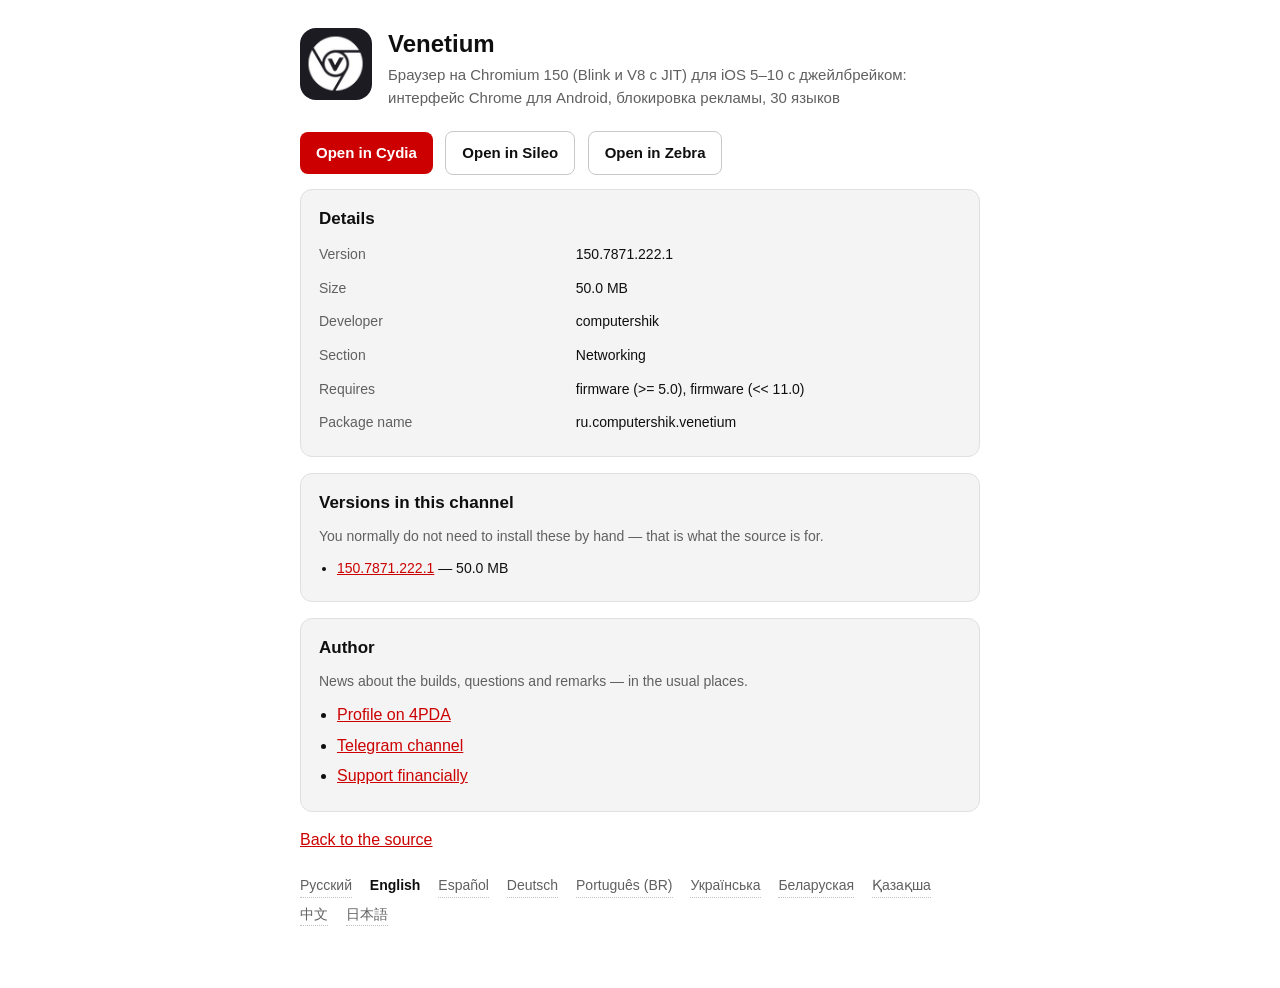
<file: beta/apps/ru.computershik.venetium/index.html>
<!DOCTYPE html>
<html lang="ru">
<head>
<meta charset="utf-8">
<meta name="viewport" content="width=device-width, initial-scale=1">
<title>Venetium — Computershik73</title>
<!--
    Страница собрана `tools/build_repo.py` по содержимому источника.
    Править её руками незачем: следующая пересборка перепишет.
-->
<link rel="stylesheet" href="../../../style.css">
</head>
<body>
<div class="wrap">

<div class="app-head">
    <img src="../../icons/ru.computershik.venetium.png" alt="">
    <div class="who">
        <h1>Venetium</h1>
        <div class="sub">Браузер на Chromium 150 (Blink и V8 с JIT) для iOS 5–10 с джейлбрейком: интерфейс Chrome для Android, блокировка рекламы, 30 языков</div>
    </div>
</div>

<p>
    <a class="btn" href="cydia://package/ru.computershik.venetium" data-i18n="app_open_cydia">Открыть в Cydia</a>
    <a class="btn plain" href="sileo://package/ru.computershik.venetium" data-i18n="app_open_sileo">Открыть в Sileo</a>
    <a class="btn plain" href="zbra://packages/ru.computershik.venetium" data-i18n="app_open_zebra">Открыть в Zebra</a>
</p>

<div class="card">
    <h2 data-i18n="app_facts_h">Сведения</h2>
    <table class="facts">
        <tr><th data-i18n="app_version">Версия</th><td>150.7871.222.1</td></tr>
        <tr><th data-i18n="app_size">Размер</th><td>50.0 MB</td></tr>
        <tr><th data-i18n="app_author">Разработчик</th><td>computershik</td></tr>
        <tr><th data-i18n="app_section">Раздел</th><td>Networking</td></tr>
        <tr><th data-i18n="app_depends">Зависимости</th><td>firmware (&gt;= 5.0), firmware (&lt;&lt; 11.0)</td></tr>
        <tr><th data-i18n="app_id">Имя пакета</th><td>ru.computershik.venetium</td></tr>
    </table>
</div>

<div class="card">
    <h2 data-i18n="app_versions_h">Версии в этом канале</h2>
    <p class="note" data-i18n="app_versions_note">Ставить их вручную обычно не нужно — за этим и нужен источник.</p>
    <ul class="olds">
        <li><a href="../../debs/ru.computershik.venetium_150.7871.222.1_iphoneos-arm.deb">150.7871.222.1</a> — 50.0 MB</li>
    </ul>
</div>

<div class="card">
    <h2 data-i18n="author_h">Автор</h2>
    <p class="note" data-i18n="author_note">Новости о сборках, вопросы и замечания — там же, где и всегда.</p>

    <ul class="links">
        <li><a href="https://4pda.to/forum/index.php?showuser=4458524" data-i18n="link_4pda">Страница на 4PDA</a></li>
        <li><a href="https://t.me/cmplog" data-i18n="link_tg">Telegram-канал</a></li>
        <li><a href="https://pay.cloudtips.ru/p/83821e32" data-i18n="link_donate">Поддержать финансово</a></li>
    </ul>
</div>

<p><a href="../../" data-i18n="app_back">Назад к источнику</a></p>

<div class="langs">
    <a href="?lang=ru" data-lang="ru" class="lang">Русский</a>
    <a href="?lang=en" data-lang="en" class="lang">English</a>
    <a href="?lang=es" data-lang="es" class="lang">Español</a>
    <a href="?lang=de" data-lang="de" class="lang">Deutsch</a>
    <a href="?lang=pt-br" data-lang="pt-br" class="lang">Português (BR)</a>
    <a href="?lang=uk" data-lang="uk" class="lang">Українська</a>
    <a href="?lang=be" data-lang="be" class="lang">Беларуская</a>
    <a href="?lang=kk" data-lang="kk" class="lang">Қазақша</a>
    <a href="?lang=zh" data-lang="zh" class="lang">中文</a>
    <a href="?lang=ja" data-lang="ja" class="lang">日本語</a>
</div>

</div>

<script src="../../../i18n.js"></script>
</body>
</html>
</file>
<file: style.css>
/*
 * Общий вид всех страниц источника.
 *
 * Вёрстка нарочно старая: страницу открывают с того же устройства,
 * на которое ставят пакет, а это iOS 5 и её Safari. Ни переменных CSS,
 * ни флексов, ни `gap` — цвета числами, отступы в точках, обтекание
 * и `inline-block`. Сетка значков тоже на `inline-block`, а не на сетке
 * или флексе: так она переносится сама и там, где о них не слышали.
 *
 * Тёмная тема — отдельным блоком в конце: старый браузер условия
 * не понимает и просто пропускает его, оставаясь на светлой.
 */

* { -webkit-box-sizing: border-box; box-sizing: border-box; }

body {
    margin: 0;
    padding: 28px 16px 56px;
    background: #ffffff;
    color: #0f0f0f;
    font-family: "Helvetica Neue", Helvetica, Arial, sans-serif;
    font-size: 16px;
    line-height: 1.55;
    -webkit-text-size-adjust: 100%;
}

.wrap { max-width: 680px; margin: 0 auto; }

.head { margin-bottom: 24px; }

.head:after { content: ""; display: block; clear: both; }

.head img {
    float: left;
    width: 64px;
    height: 64px;
    margin-right: 16px;
    -webkit-border-radius: 14px;
    border-radius: 14px;
}

.head .who { overflow: hidden; }

h1 { font-size: 24px; line-height: 1.2; margin: 2px 0 4px; }

h2 { font-size: 17px; margin: 0 0 6px; }

.sub { color: #606060; font-size: 15px; }

p { margin: 10px 0; }

.card:after { content: ""; display: block; clear: both; }

.card {
    background: #f4f4f4;
    border: 1px solid #e0e0e0;
    -webkit-border-radius: 12px;
    border-radius: 12px;
    padding: 16px 18px;
    margin-bottom: 16px;
}

.url {
    display: block;
    overflow: hidden;
    margin: 12px 0;
    padding: 10px 12px;
    background: #ffffff;
    border: 1px solid #e0e0e0;
    -webkit-border-radius: 8px;
    border-radius: 8px;
    font-family: Menlo, Courier, monospace;
    font-size: 13px;
    word-wrap: break-word;
}

a { color: #cc0000; }

a.btn {
    display: inline-block;
    margin: 4px 8px 4px 0;
    padding: 9px 16px;
    -webkit-border-radius: 8px;
    border-radius: 8px;
    background: #cc0000;
    color: #ffffff;
    text-decoration: none;
    font-size: 15px;
    font-weight: bold;
}

a.btn.plain {
    background: transparent;
    color: #0f0f0f;
    border: 1px solid #c8c8c8;
}

.note { color: #606060; font-size: 14px; }

ul.links { margin: 10px 0 0; padding: 0 0 0 18px; }

ul.links li { margin: 6px 0; }

footer { color: #606060; font-size: 14px; margin-top: 26px; }

code { font-family: Menlo, Courier, monospace; font-size: 14px; }

/* Значок с адресом канала — рядом со ссылкой, справа. */

.qr {
    float: right;
    width: 108px;
    height: 108px;
    margin: 0 0 10px 14px;
    background: #ffffff;
    -webkit-border-radius: 8px;
    border-radius: 8px;
}

/*
 * На узком экране значок мельче: у iPhone 4 ширина 320 точек, и
 * стосемивосьмиточечный квадрат съедал у адреса больше половины строки.
 * Условие по ширине старый Safari понимает — в отличие от условия
 * про тёмную тему.
 */
@media (max-width: 420px) {
    .qr { width: 84px; height: 84px; margin-left: 10px; }
}

/* Сетка приложений: значок, название, номер выпуска. */

.grid { margin: 2px 0 0; }

.grid:after { content: ""; display: block; clear: both; }

.grid a.app {
    display: inline-block;
    width: 116px;
    margin: 0 6px 18px 0;
    vertical-align: top;
    text-align: center;
    text-decoration: none;
    color: #0f0f0f;
}

.grid a.app img {
    display: block;
    width: 64px;
    height: 64px;
    margin: 0 auto 8px;
    -webkit-border-radius: 14px;
    border-radius: 14px;
}

.grid .name { display: block; font-size: 14px; font-weight: bold; line-height: 1.3; }

.grid .ver { display: block; font-size: 12px; color: #606060; }

/* Страница одного приложения. */

.app-head { margin-bottom: 18px; }

.app-head:after { content: ""; display: block; clear: both; }

.app-head img {
    float: left;
    width: 72px;
    height: 72px;
    margin-right: 16px;
    -webkit-border-radius: 16px;
    border-radius: 16px;
}

.app-head .who { overflow: hidden; }

table.facts { width: 100%; border-collapse: collapse; font-size: 14px; }

table.facts th {
    width: 40%;
    padding: 6px 12px 6px 0;
    text-align: left;
    font-weight: normal;
    color: #606060;
    vertical-align: top;
}

table.facts td { padding: 6px 0; vertical-align: top; word-wrap: break-word; }

ul.olds { margin: 8px 0 0; padding: 0 0 0 18px; font-size: 14px; }

ul.olds li { margin: 5px 0; }

/* Переключатель языка внизу страницы. */

.langs { margin-top: 22px; font-size: 14px; }

.langs a {
    display: inline-block;
    margin: 0 14px 6px 0;
    color: #606060;
    text-decoration: none;
    border-bottom: 1px dotted #c0c0c0;
}

.langs a.here {
    color: #0f0f0f;
    font-weight: bold;
    border-bottom-color: transparent;
}

@media (prefers-color-scheme: dark) {
    body { background: #0f0f0f; color: #f1f1f1; }
    .sub, .note, footer { color: #aaaaaa; }
    .card { background: #1c1c1c; border-color: #303030; }
    .url { background: #0f0f0f; border-color: #303030; }
    a { color: #ff4444; }
    a.btn { background: #cc0000; color: #ffffff; }
    a.btn.plain { color: #f1f1f1; border-color: #3a3a3a; }
    .grid a.app { color: #f1f1f1; }
    .grid .ver { color: #aaaaaa; }
    table.facts th { color: #aaaaaa; }
    .langs a { color: #aaaaaa; border-bottom-color: #3a3a3a; }
    .langs a.here { color: #f1f1f1; border-bottom-color: transparent; }
}
</file>
